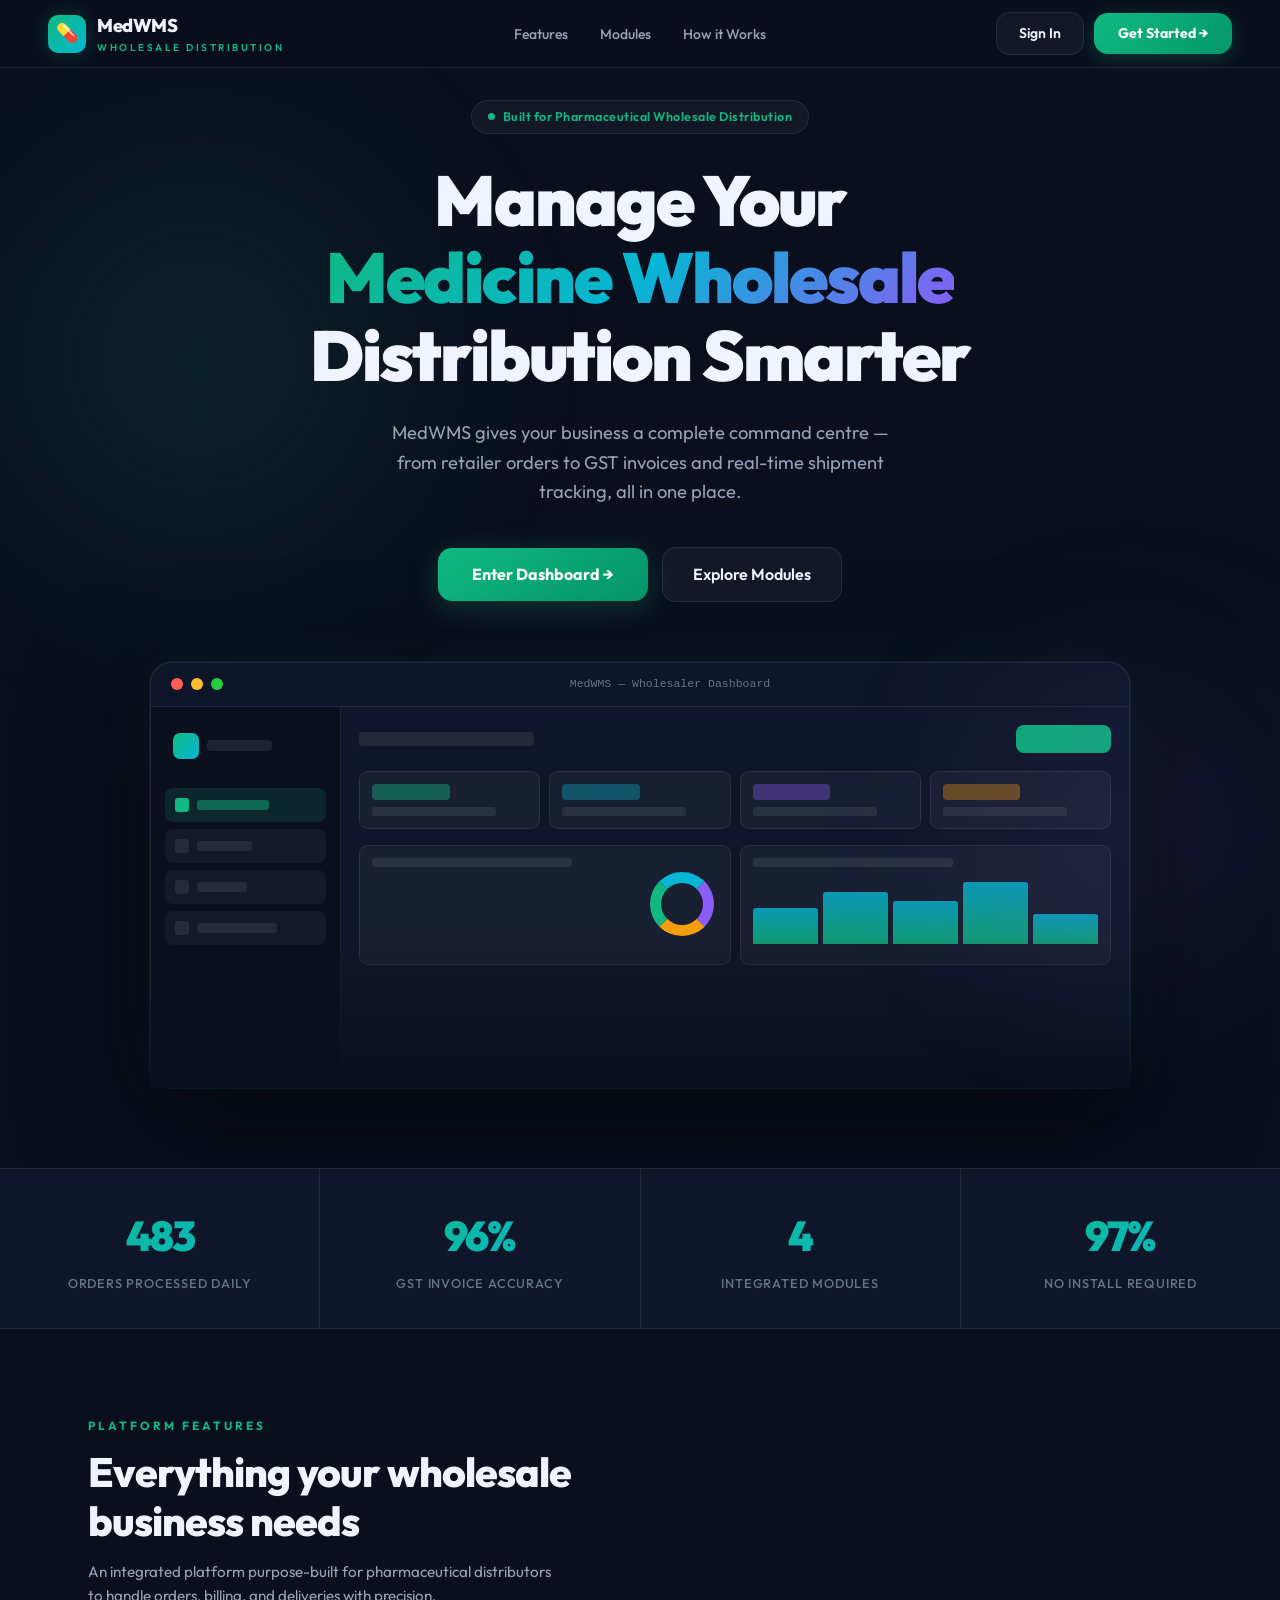
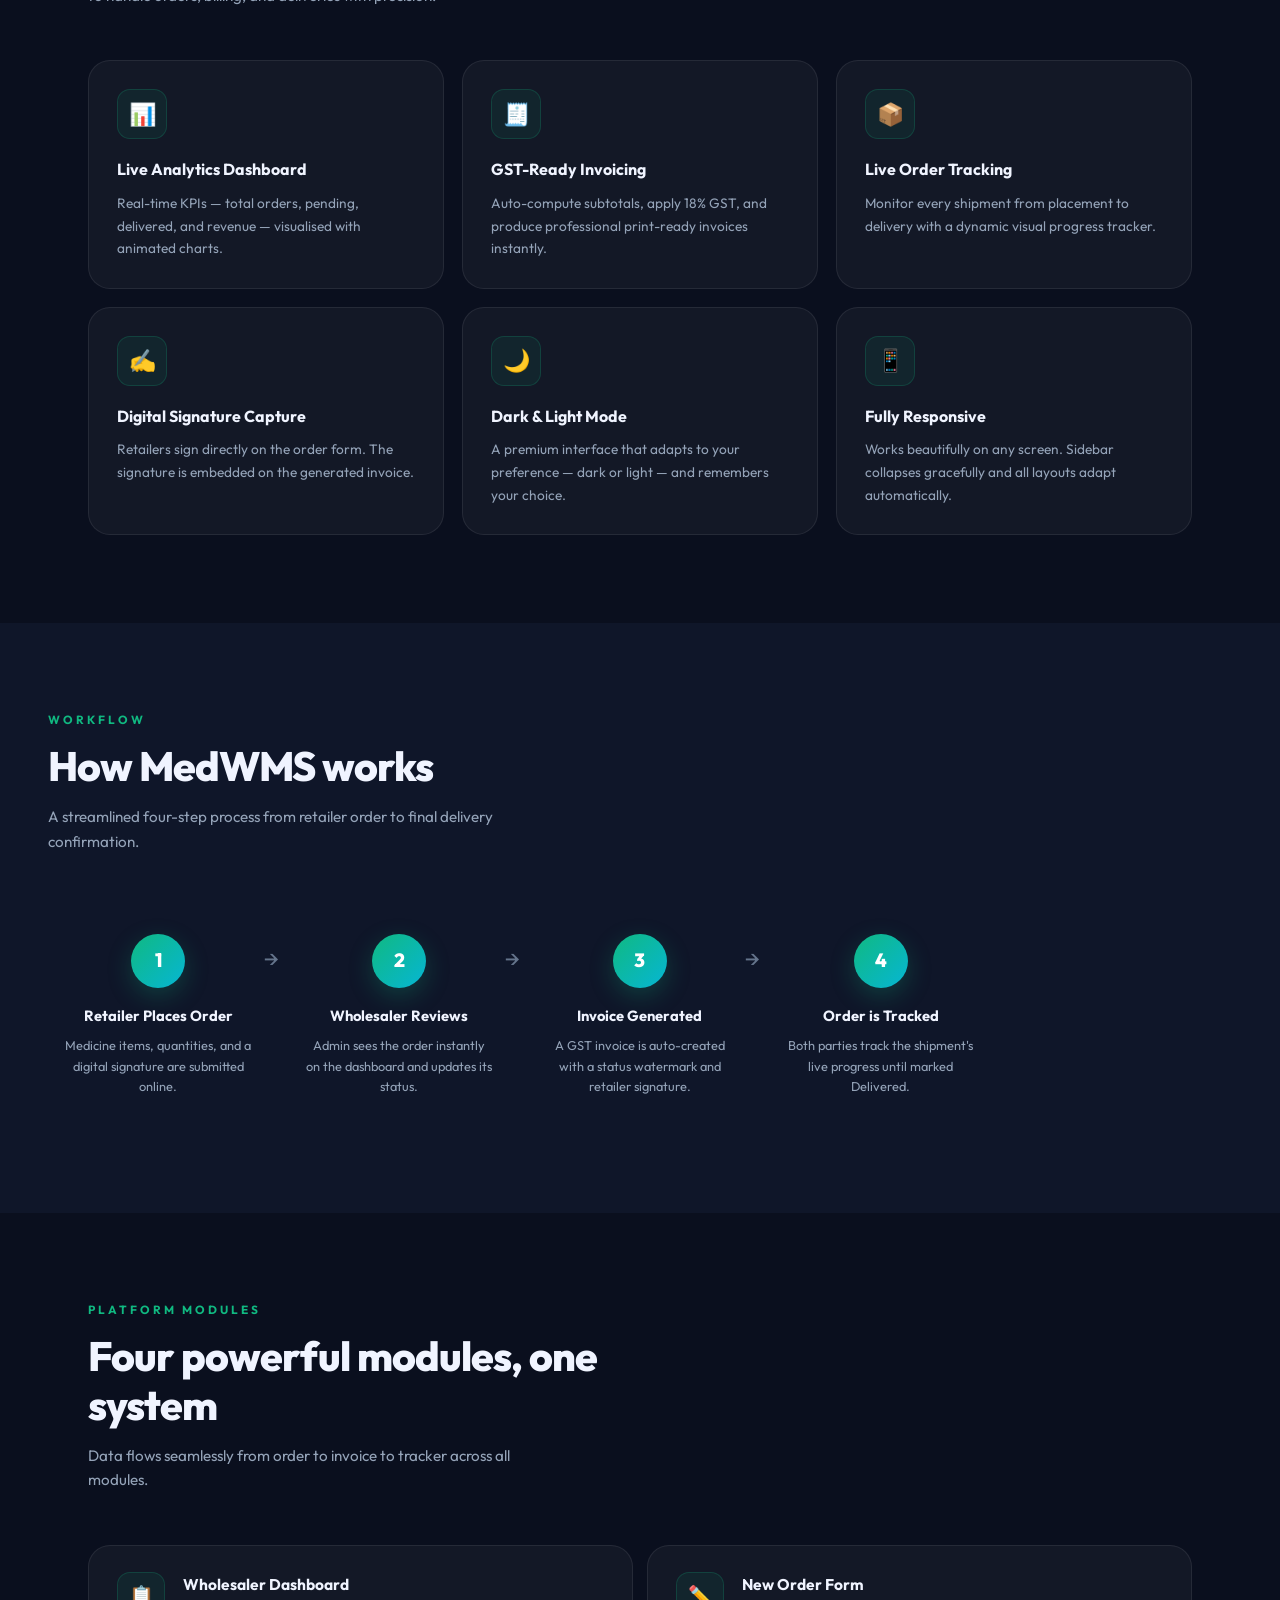
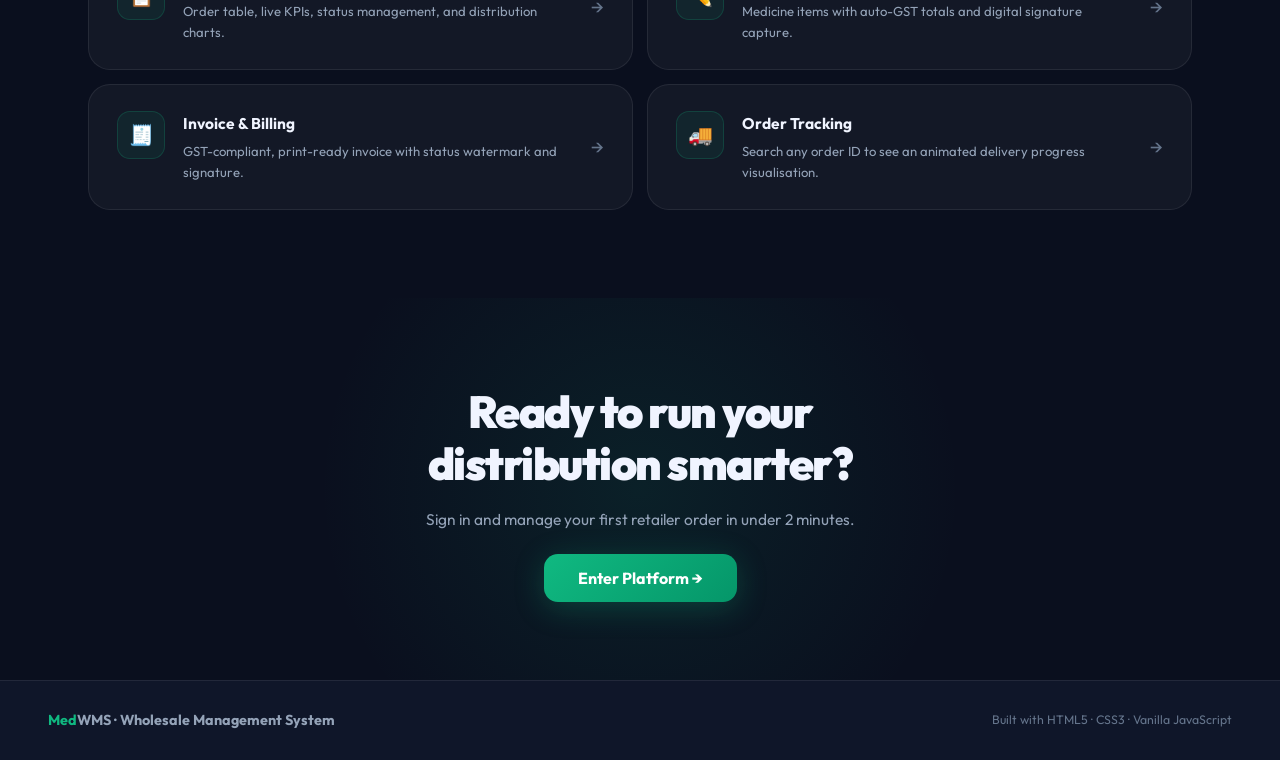
<file: index.html>
<!DOCTYPE html>
<html lang="en">
<head>
  <meta charset="UTF-8">
  <meta name="viewport" content="width=device-width, initial-scale=1.0">
  <title>MedWMS — Wholesale Distribution Platform</title>
  <meta name="description" content="Modern wholesale medicine distribution management for streamlined orders, invoicing, and real-time tracking.">
  <link rel="preconnect" href="https://fonts.googleapis.com">
  <link rel="preconnect" href="https://fonts.gstatic.com" crossorigin>
  <link href="https://fonts.googleapis.com/css2?family=Outfit:wght@300;400;500;600;700;800;900&display=swap" rel="stylesheet">
  <link rel="stylesheet" href="css/landing.css">
</head>
<body>

  <!-- NAV -->
  <nav class="lnav">
    <a href="index.html" class="lnav-logo">
      <div class="llogo-icon">💊</div>
      <div>
        <span class="llogo-title">MedWMS</span>
        <span class="llogo-sub">Wholesale Distribution</span>
      </div>
    </a>
    <ul class="lnav-links">
      <li><a href="#features">Features</a></li>
      <li><a href="#modules">Modules</a></li>
      <li><a href="#how">How it Works</a></li>
    </ul>
    <div class="lnav-cta">
      <a href="login.html" class="lbtn-ghost">Sign In</a>
      <a href="login.html" class="lbtn-primary">Get Started →</a>
    </div>
    <button class="lnav-hamburger" id="hamburger" aria-label="Menu">☰</button>
  </nav>

  <!-- HERO -->
  <section class="lhero">
    <div class="lhero-badge"><span class="ldot"></span>Built for Pharmaceutical Wholesale Distribution</div>
    <h1 class="lhero-h1">
      Manage Your<br>
      <span class="lgrad-text">Medicine Wholesale</span><br>
      Distribution Smarter
    </h1>
    <p class="lhero-p">MedWMS gives your business a complete command centre — from retailer orders to GST invoices and real-time shipment tracking, all in one place.</p>
    <div class="lhero-actions">
      <a href="login.html" class="lbtn-hero">Enter Dashboard →</a>
      <a href="#modules" class="lbtn-hero-ghost">Explore Modules</a>
    </div>

    <!-- Mock Dashboard Preview -->
    <div class="lpreview-wrap">
      <div class="lpreview-frame">
        <div class="lpreview-bar">
          <span class="lpd" style="background:#ff5f56"></span>
          <span class="lpd" style="background:#ffbd2e"></span>
          <span class="lpd" style="background:#27c93f"></span>
          <span class="lpreview-url">MedWMS — Wholesaler Dashboard</span>
        </div>
        <div class="lpreview-inner">
          <div class="lpreview-sidebar">
            <div class="lps-logo"><div class="lps-li"></div><div class="lps-lt"></div></div>
            <div class="lps-item active"><div class="lps-icon"></div><div class="lps-lbl"></div></div>
            <div class="lps-item"><div class="lps-icon"></div><div class="lps-lbl" style="width:55px"></div></div>
            <div class="lps-item"><div class="lps-icon"></div><div class="lps-lbl" style="width:50px"></div></div>
            <div class="lps-item"><div class="lps-icon"></div><div class="lps-lbl" style="width:80px"></div></div>
          </div>
          <div class="lpreview-main">
            <div class="lpm-top"><div class="lpm-heading"></div><div class="lpm-btn"></div></div>
            <div class="lpm-stats">
              <div class="lpm-stat"><div class="lpm-sn" style="background:rgba(16,185,129,.4)"></div><div class="lpm-sl"></div></div>
              <div class="lpm-stat"><div class="lpm-sn" style="background:rgba(6,182,212,.35)"></div><div class="lpm-sl"></div></div>
              <div class="lpm-stat"><div class="lpm-sn" style="background:rgba(139,92,246,.35)"></div><div class="lpm-sl"></div></div>
              <div class="lpm-stat"><div class="lpm-sn" style="background:rgba(245,158,11,.35)"></div><div class="lpm-sl"></div></div>
            </div>
            <div class="lpm-charts">
              <div class="lpm-chart">
                <div class="lpm-ct"></div>
                <div class="lpm-donut"></div>
              </div>
              <div class="lpm-chart">
                <div class="lpm-ct"></div>
                <div class="lpm-bars">
                  <div class="lpm-bar" style="height:55%"></div>
                  <div class="lpm-bar" style="height:80%"></div>
                  <div class="lpm-bar" style="height:65%"></div>
                  <div class="lpm-bar" style="height:95%"></div>
                  <div class="lpm-bar" style="height:45%"></div>
                </div>
              </div>
            </div>
          </div>
        </div>
      </div>
      <div class="lpreview-fade"></div>
    </div>
  </section>

  <!-- STATS BAR -->
  <div class="lstats-bar lreveal">
    <div class="lstat-item"><span class="lstat-num" data-count="500">0</span><span class="lstat-lbl">Orders Processed Daily</span></div>
    <div class="lstat-item"><span class="lstat-num" data-count="99" data-suffix="%">0%</span><span class="lstat-lbl">GST Invoice Accuracy</span></div>
    <div class="lstat-item"><span class="lstat-num" data-count="4">0</span><span class="lstat-lbl">Integrated Modules</span></div>
    <div class="lstat-item"><span class="lstat-num" data-count="100" data-suffix="%">0%</span><span class="lstat-lbl">No Install Required</span></div>
  </div>

  <!-- FEATURES -->
  <section class="lsection" id="features">
    <span class="lsec-label lreveal">Platform Features</span>
    <h2 class="lsec-h2 lreveal">Everything your wholesale business needs</h2>
    <p class="lsec-p lreveal">An integrated platform purpose-built for pharmaceutical distributors to handle orders, billing, and deliveries with precision.</p>
    <div class="lfeat-grid lstagger">
      <div class="lfeat-card"><div class="lfeat-icon">📊</div><h3>Live Analytics Dashboard</h3><p>Real-time KPIs — total orders, pending, delivered, and revenue — visualised with animated charts.</p></div>
      <div class="lfeat-card"><div class="lfeat-icon">🧾</div><h3>GST-Ready Invoicing</h3><p>Auto-compute subtotals, apply 18% GST, and produce professional print-ready invoices instantly.</p></div>
      <div class="lfeat-card"><div class="lfeat-icon">📦</div><h3>Live Order Tracking</h3><p>Monitor every shipment from placement to delivery with a dynamic visual progress tracker.</p></div>
      <div class="lfeat-card"><div class="lfeat-icon">✍️</div><h3>Digital Signature Capture</h3><p>Retailers sign directly on the order form. The signature is embedded on the generated invoice.</p></div>
      <div class="lfeat-card"><div class="lfeat-icon">🌙</div><h3>Dark & Light Mode</h3><p>A premium interface that adapts to your preference — dark or light — and remembers your choice.</p></div>
      <div class="lfeat-card"><div class="lfeat-icon">📱</div><h3>Fully Responsive</h3><p>Works beautifully on any screen. Sidebar collapses gracefully and all layouts adapt automatically.</p></div>
    </div>
  </section>

  <!-- HOW IT WORKS -->
  <div class="lhow-section" id="how">
    <div class="lhow-inner">
      <span class="lsec-label lreveal">Workflow</span>
      <h2 class="lsec-h2 lreveal">How MedWMS works</h2>
      <p class="lsec-p lreveal">A streamlined four-step process from retailer order to final delivery confirmation.</p>
      <div class="lsteps lstagger">
        <div class="lstep"><div class="lstep-num">1</div><h3>Retailer Places Order</h3><p>Medicine items, quantities, and a digital signature are submitted online.</p></div>
        <div class="lstep"><div class="lstep-num">2</div><h3>Wholesaler Reviews</h3><p>Admin sees the order instantly on the dashboard and updates its status.</p></div>
        <div class="lstep"><div class="lstep-num">3</div><h3>Invoice Generated</h3><p>A GST invoice is auto-created with a status watermark and retailer signature.</p></div>
        <div class="lstep"><div class="lstep-num">4</div><h3>Order is Tracked</h3><p>Both parties track the shipment's live progress until marked Delivered.</p></div>
      </div>
    </div>
  </div>

  <!-- MODULES -->
  <section class="lsection" id="modules">
    <span class="lsec-label lreveal">Platform Modules</span>
    <h2 class="lsec-h2 lreveal">Four powerful modules, one system</h2>
    <p class="lsec-p lreveal">Data flows seamlessly from order to invoice to tracker across all modules.</p>
    <div class="lmod-grid lstagger">
      <a href="admin.html" class="lmod-card"><div class="lmod-icon">📋</div><div class="lmod-info"><h3>Wholesaler Dashboard</h3><p>Order table, live KPIs, status management, and distribution charts.</p></div><span class="lmod-arr">→</span></a>
      <a href="order.html" class="lmod-card"><div class="lmod-icon">✏️</div><div class="lmod-info"><h3>New Order Form</h3><p>Medicine items with auto-GST totals and digital signature capture.</p></div><span class="lmod-arr">→</span></a>
      <a href="bill.html" class="lmod-card"><div class="lmod-icon">🧾</div><div class="lmod-info"><h3>Invoice & Billing</h3><p>GST-compliant, print-ready invoice with status watermark and signature.</p></div><span class="lmod-arr">→</span></a>
      <a href="track.html" class="lmod-card"><div class="lmod-icon">🚚</div><div class="lmod-info"><h3>Order Tracking</h3><p>Search any order ID to see an animated delivery progress visualisation.</p></div><span class="lmod-arr">→</span></a>
    </div>
  </section>

  <!-- CTA -->
  <section class="lcta lreveal">
    <div class="lcta-inner">
      <h2>Ready to run your distribution smarter?</h2>
      <p>Sign in and manage your first retailer order in under 2 minutes.</p>
      <a href="login.html" class="lbtn-hero">Enter Platform →</a>
    </div>
  </section>

  <!-- FOOTER -->
  <footer class="lfooter">
    <div class="lfooter-logo"><span>Med</span>WMS &middot; Wholesale Management System</div>
    <div class="lfooter-note">Built with HTML5 · CSS3 · Vanilla JavaScript</div>
  </footer>

  <script src="js/landing.js"></script>
</body>
</html>
</file>
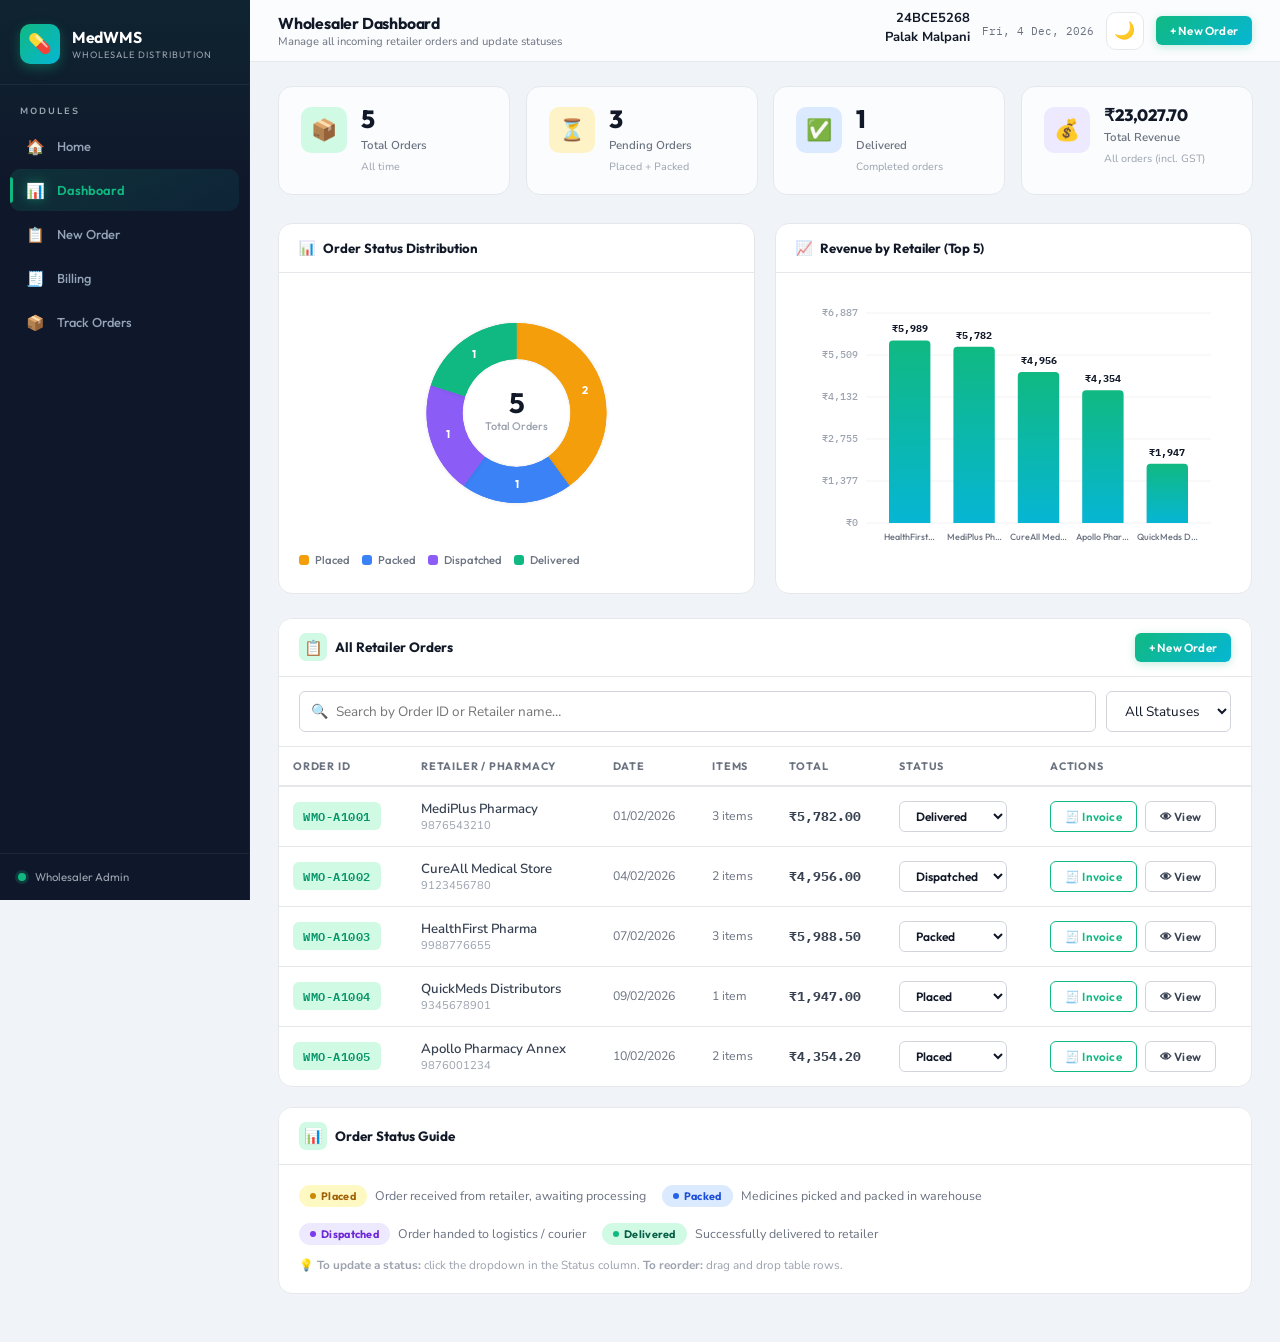
<file: admin.html>
<!DOCTYPE html>
<html lang="en">
<head>
  <meta charset="UTF-8" />
  <meta name="viewport" content="width=device-width, initial-scale=1.0" />
  <title>Dashboard — MedWMS</title>
  <meta name="description" content="MedWMS Wholesaler Dashboard — Manage all retailer orders, view analytics, and update order statuses." />
  <link rel="stylesheet" href="css/style.css" />
</head>
<body>

  <!-- SIDEBAR -->
  <aside class="sidebar">
    <a href="index.html" class="sidebar-brand">
      <div class="brand-logo">💊</div>
      <div class="brand-name">
        MedWMS
        <small>Wholesale Distribution</small>
      </div>
    </a>

    <div class="sidebar-label">Modules</div>
    <nav class="sidebar-nav">
      <a href="index.html"  class="nav-item"><span class="ni-icon">🏠</span> Home</a>
      <a href="admin.html"  class="nav-item"><span class="ni-icon">📊</span> Dashboard</a>
      <a href="order.html"  class="nav-item"><span class="ni-icon">📋</span> New Order</a>
      <a href="bill.html"   class="nav-item"><span class="ni-icon">🧾</span> Billing</a>
      <a href="track.html"  class="nav-item"><span class="ni-icon">📦</span> Track Orders</a>
    </nav>

    <div class="sidebar-footer">
      <div class="role-tag">
        <div class="role-dot"></div>
        Wholesaler Admin
      </div>
    </div>
  </aside>

  <!-- PAGE WRAP -->
  <div class="page-wrap">

    <!-- Top Bar -->
    <div class="topbar">
      <div class="topbar-left">
        <h1>Wholesaler Dashboard</h1>
        <p>Manage all incoming retailer orders and update statuses</p>
      </div>
      <div class="topbar-right" style="text-align:right;">
        <div style="font-size:13px; line-height:1.4; margin-bottom:6px;">
          <strong>24BCE5268</strong><br>
          <strong>Palak Malpani</strong>
        </div>
        <span class="topbar-date"></span>
        <button class="theme-toggle" id="themeToggle" title="Toggle Dark Mode">🌙</button>
        <a href="order.html" class="btn btn-primary btn-sm">+ New Order</a>
      </div>
    </div>

    <!-- Content -->
    <div class="content">

      <!-- KPI STATS -->
      <div class="stat-grid reveal-stagger">
        <div class="stat-card reveal">
          <div class="stat-icon-wrap ic-green">📦</div>
          <div class="stat-info">
            <div class="stat-num" id="statTotal">—</div>
            <div class="stat-label">Total Orders</div>
            <div class="stat-sub">All time</div>
          </div>
        </div>
        <div class="stat-card reveal">
          <div class="stat-icon-wrap ic-amber">⏳</div>
          <div class="stat-info">
            <div class="stat-num" id="statPending">—</div>
            <div class="stat-label">Pending Orders</div>
            <div class="stat-sub">Placed + Packed</div>
          </div>
        </div>
        <div class="stat-card reveal">
          <div class="stat-icon-wrap ic-blue">✅</div>
          <div class="stat-info">
            <div class="stat-num" id="statDelivered">—</div>
            <div class="stat-label">Delivered</div>
            <div class="stat-sub">Completed orders</div>
          </div>
        </div>
        <div class="stat-card reveal">
          <div class="stat-icon-wrap ic-purple">💰</div>
          <div class="stat-info">
            <div class="stat-num" id="statRevenue" style="font-size:1.1rem;">—</div>
            <div class="stat-label">Total Revenue</div>
            <div class="stat-sub">All orders (incl. GST)</div>
          </div>
        </div>
      </div>

      <!-- CANVAS CHARTS -->
      <div class="chart-grid">
        <div class="chart-card reveal">
          <div class="chart-header">
            <div class="chart-title"><span class="pt-icon" style="background:var(--purple-pale);">📊</span> Order Status Distribution</div>
          </div>
          <div class="chart-body">
            <canvas id="doughnutChart" style="width:100%;height:240px;"></canvas>
          </div>
          <div class="chart-legend" id="doughnutLegend">
            <div class="chart-legend-item"><div class="chart-legend-dot" style="background:#f59e0b;"></div> Placed</div>
            <div class="chart-legend-item"><div class="chart-legend-dot" style="background:#3b82f6;"></div> Packed</div>
            <div class="chart-legend-item"><div class="chart-legend-dot" style="background:#8b5cf6;"></div> Dispatched</div>
            <div class="chart-legend-item"><div class="chart-legend-dot" style="background:#10b981;"></div> Delivered</div>
          </div>
        </div>
        <div class="chart-card reveal">
          <div class="chart-header">
            <div class="chart-title"><span class="pt-icon" style="background:var(--info-pale);">📈</span> Revenue by Retailer (Top 5)</div>
          </div>
          <div class="chart-body">
            <canvas id="barChart" style="width:100%;height:280px;"></canvas>
          </div>
        </div>
      </div>

      <!-- ORDERS TABLE -->
      <div class="panel reveal">
        <div class="panel-head">
          <div class="panel-title"><span class="pt-icon">📋</span> All Retailer Orders</div>
          <div class="flex gap-10 no-print">
            <a href="order.html" class="btn btn-primary btn-sm">+ New Order</a>
          </div>
        </div>

        <!-- Filter Bar -->
        <div style="padding:14px 20px;border-bottom:1px solid var(--border);">
          <div class="filter-bar" style="margin-bottom:0;">
            <div class="search-input-wrap">
              <span class="search-icon">🔍</span>
              <input type="text" id="adminSearch" class="form-control"
                placeholder="Search by Order ID or Retailer name…" />
            </div>
            <select id="adminFilter" class="form-control" style="width:auto;padding:9px 14px;">
              <option value="All">All Statuses</option>
              <option value="Placed">Placed</option>
              <option value="Packed">Packed</option>
              <option value="Dispatched">Dispatched</option>
              <option value="Delivered">Delivered</option>
            </select>
          </div>
        </div>

        <div class="panel-body-p0" style="overflow-x:auto;">
          <table class="data-table w-full">
            <thead>
              <tr>
                <th>Order ID</th>
                <th>Retailer / Pharmacy</th>
                <th>Date</th>
                <th>Items</th>
                <th>Total</th>
                <th>Status</th>
                <th>Actions</th>
              </tr>
            </thead>
            <tbody id="adminOrdersBody">
              <tr class="empty-row"><td colspan="7">Loading orders…</td></tr>
            </tbody>
          </table>
        </div>
      </div>

      <!-- STATUS GUIDE -->
      <div class="panel mt-20 no-print reveal">
        <div class="panel-head">
          <div class="panel-title"><span class="pt-icon">📊</span> Order Status Guide</div>
        </div>
        <div class="panel-body">
          <div class="flex gap-16" style="flex-wrap:wrap;">
            <div class="flex items-center gap-8">
              <span class="badge badge-placed">Placed</span>
              <span style="font-size:0.83rem;color:var(--text-3);">Order received from retailer, awaiting processing</span>
            </div>
            <div class="flex items-center gap-8">
              <span class="badge badge-packed">Packed</span>
              <span style="font-size:0.83rem;color:var(--text-3);">Medicines picked and packed in warehouse</span>
            </div>
            <div class="flex items-center gap-8">
              <span class="badge badge-dispatched">Dispatched</span>
              <span style="font-size:0.83rem;color:var(--text-3);">Order handed to logistics / courier</span>
            </div>
            <div class="flex items-center gap-8">
              <span class="badge badge-delivered">Delivered</span>
              <span style="font-size:0.83rem;color:var(--text-3);">Successfully delivered to retailer</span>
            </div>
          </div>
          <p style="font-size:0.78rem;color:var(--text-4);margin-top:12px;">
            💡 <strong>To update a status:</strong> click the dropdown in the Status column. <strong>To reorder:</strong> drag and drop table rows.
          </p>
        </div>
      </div>

    </div><!-- /content -->
  </div><!-- /page-wrap -->

  <!-- ORDER DETAIL MODAL -->
  <div class="modal-overlay" id="orderModal" onclick="if(event.target===this)closeModal()">
    <div class="modal">
      <div class="modal-head">
        <h2>Order Details</h2>
        <button class="modal-close" onclick="closeModal()">✕</button>
      </div>
      <div class="modal-body" id="orderModalBody">
        <!-- Populated by JS -->
      </div>
      <div class="modal-body" style="padding-top:0;border-top:1px solid var(--border);">
        <div class="flex gap-10 justify-end">
          <button class="btn btn-outline btn-sm" onclick="closeModal()">Close</button>
        </div>
      </div>
    </div>
  </div>

  <!-- Toast -->
  <div id="toast"></div>

  <!-- Scripts: modular loading order -->
  <script src="js/app.js"></script>
  <script src="js/charts.js"></script>
  <script src="js/animations.js"></script>
  <script>
    // Render charts after page init
    document.addEventListener("DOMContentLoaded", () => {
      setTimeout(renderCharts, 300);
    });
  </script>
</body>
</html>
</file>
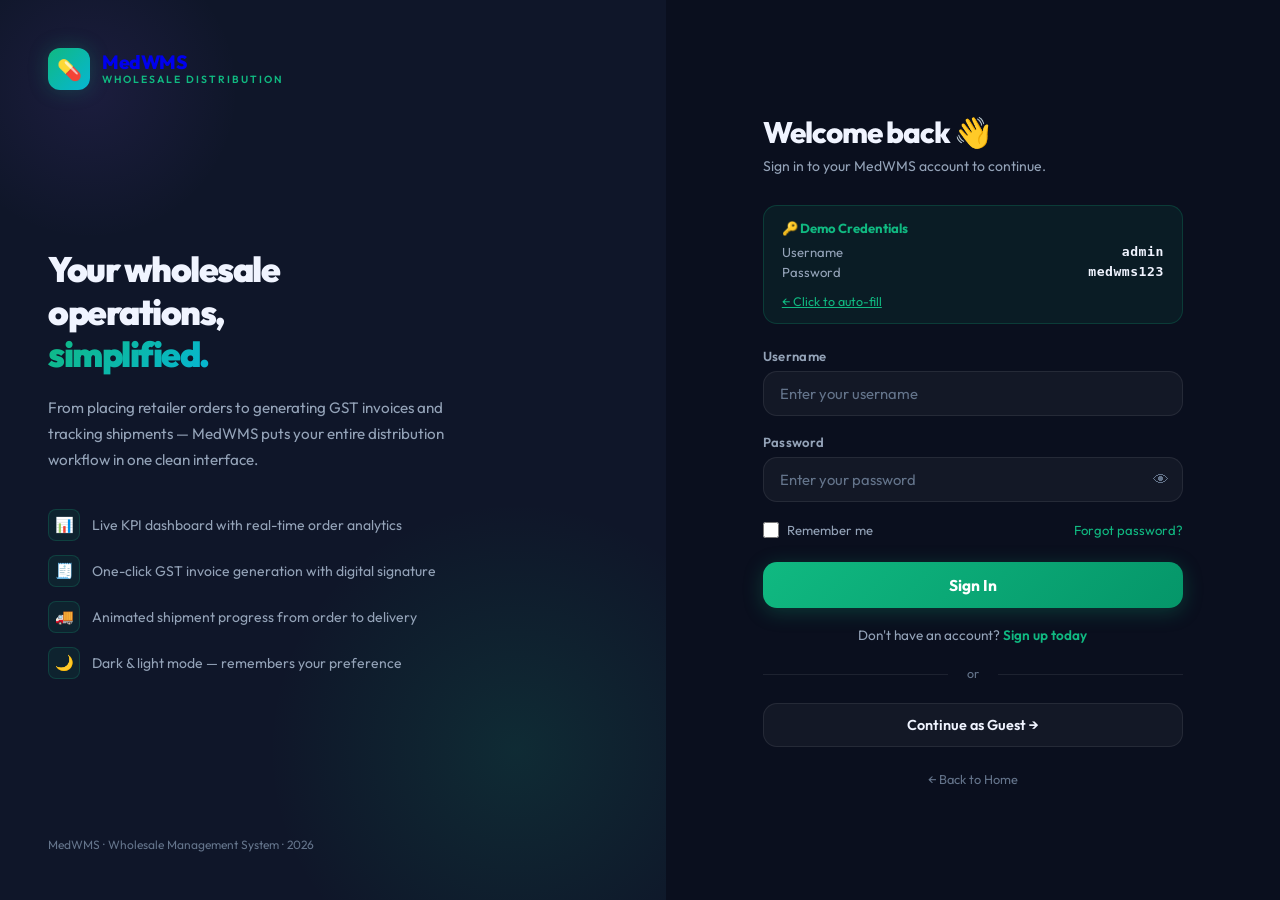
<file: login.html>
<!DOCTYPE html>
<html lang="en">
<head>
  <meta charset="UTF-8">
  <meta name="viewport" content="width=device-width, initial-scale=1.0">
  <title>Account — MedWMS</title>
  <meta name="description" content="Sign in or sign up for MedWMS Wholesale Distribution Platform.">
  <link rel="preconnect" href="https://fonts.googleapis.com">
  <link rel="preconnect" href="https://fonts.gstatic.com" crossorigin>
  <link href="https://fonts.googleapis.com/css2?family=Outfit:wght@300;400;500;600;700;800&display=swap" rel="stylesheet">
  <style>
    *, *::before, *::after { box-sizing: border-box; margin: 0; padding: 0; }

    :root {
      --brand:      #10b981;
      --brand-dark: #059669;
      --brand-glow: rgba(16,185,129,0.25);
      --brand-pale: rgba(16,185,129,0.08);
      --cyan:       #06b6d4;
      --purple:     #8b5cf6;
      --bg:         #0a0f1e;
      --bg2:        #0f1629;
      --glass:      rgba(255,255,255,0.04);
      --glass-b:    rgba(255,255,255,0.08);
      --text-1:     #f0f4ff;
      --text-2:     #94a3b8;
      --text-3:     #64748b;
      --danger:     #ef4444;
      --success:    #22c55e;
      --radius:     14px;
    }

    body {
      font-family: 'Outfit', sans-serif;
      background: var(--bg);
      color: var(--text-1);
      min-height: 100vh;
      display: flex;
      overflow: hidden;
    }

    /* ── LEFT PANEL ── */
    .left-panel {
      width: 52%;
      background: var(--bg2);
      display: flex;
      flex-direction: column;
      justify-content: space-between;
      padding: 48px;
      position: relative;
      overflow: hidden;
    }

    .left-panel::before {
      content: '';
      position: absolute;
      width: 500px; height: 500px;
      border-radius: 50%;
      background: radial-gradient(circle, rgba(16,185,129,0.13) 0%, transparent 70%);
      bottom: -100px; right: -100px;
      pointer-events: none;
    }

    .left-panel::after {
      content: '';
      position: absolute;
      width: 300px; height: 300px;
      border-radius: 50%;
      background: radial-gradient(circle, rgba(139,92,246,0.1) 0%, transparent 70%);
      top: -60px; left: -60px;
      pointer-events: none;
    }

    /* Logo */
    .lp-logo {
      display: flex; align-items: center; gap: 12px;
      text-decoration: none;
      position: relative; z-index: 1;
    }

    .lp-logo-icon {
      width: 42px; height: 42px;
      background: linear-gradient(135deg, var(--brand), var(--cyan));
      border-radius: 12px;
      display: flex; align-items: center; justify-content: center;
      font-size: 20px;
      box-shadow: 0 0 20px var(--brand-glow);
    }

    .lp-logo-text { line-height: 1.2; }
    .lp-logo-title { font-size: 1.2rem; font-weight: 800; letter-spacing: -0.5px; display: block; }
    .lp-logo-sub { font-size: 0.65rem; font-weight: 600; letter-spacing: 2px; text-transform: uppercase; color: var(--brand); display: block; }

    /* Testimonial / Feature highlight in left panel */
    .lp-content {
      position: relative; z-index: 1;
    }

    .lp-content h2 {
      font-size: 2.2rem;
      font-weight: 900;
      letter-spacing: -1.5px;
      line-height: 1.2;
      margin-bottom: 20px;
    }

    .lp-content .grad { 
      background: linear-gradient(135deg, var(--brand), var(--cyan));
      -webkit-background-clip: text;
      -webkit-text-fill-color: transparent;
      background-clip: text;
    }

    .lp-content p {
      color: var(--text-2);
      font-size: 0.95rem;
      line-height: 1.7;
      margin-bottom: 36px;
      max-width: 400px;
    }

    .lp-features {
      display: flex;
      flex-direction: column;
      gap: 14px;
    }

    .lp-feature {
      display: flex;
      align-items: center;
      gap: 12px;
      font-size: 0.875rem;
      color: var(--text-2);
    }

    .lp-feature-icon {
      width: 32px; height: 32px; flex-shrink: 0;
      background: var(--brand-pale);
      border: 1px solid rgba(16,185,129,0.2);
      border-radius: 8px;
      display: flex; align-items: center; justify-content: center;
      font-size: 15px;
    }

    .lp-bottom {
      position: relative; z-index: 1;
      font-size: 0.75rem;
      color: var(--text-3);
    }

    /* ── RIGHT PANEL (FORM) ── */
    .right-panel {
      flex: 1;
      display: flex;
      align-items: center;
      justify-content: center;
      padding: 48px 40px;
      position: relative;
    }

    .login-card {
      width: 100%;
      max-width: 420px;
      animation: cardIn 0.5s cubic-bezier(0.34,1.56,0.64,1) both;
    }

    @keyframes cardIn {
      from { opacity: 0; transform: translateY(24px) scale(0.97); }
      to   { opacity: 1; transform: none; }
    }

    .login-card h1 {
      font-size: 1.85rem;
      font-weight: 800;
      letter-spacing: -1px;
      margin-bottom: 6px;
    }

    .login-card .sub {
      color: var(--text-2);
      font-size: 0.875rem;
      margin-bottom: 30px;
    }

    /* Demo credentials box */
    .demo-box {
      background: var(--brand-pale);
      border: 1px solid rgba(16,185,129,0.2);
      border-radius: var(--radius);
      padding: 14px 18px;
      margin-bottom: 24px;
      font-size: 0.82rem;
      transition: opacity 0.3s;
    }

    .demo-box .demo-title {
      font-weight: 700;
      color: var(--brand);
      margin-bottom: 8px;
      display: flex; align-items: center; gap: 6px;
    }

    .demo-row {
      display: flex; justify-content: space-between;
      color: var(--text-2);
      margin-bottom: 4px;
    }

    .demo-row span:last-child { color: var(--text-1); font-weight: 600; font-family: monospace; letter-spacing: 0.5px; }

    .demo-fill {
      display: inline-block;
      margin-top: 10px;
      font-size: 0.78rem;
      color: var(--brand);
      cursor: pointer;
      text-decoration: underline;
      background: none; border: none; font-family: inherit;
      padding: 0;
    }

    .demo-fill:hover { color: var(--brand-dark); }

    /* Form elements */
    .form-group {
      margin-bottom: 18px;
    }

    .form-group label {
      display: block;
      font-size: 0.82rem;
      font-weight: 600;
      letter-spacing: 0.3px;
      color: var(--text-2);
      margin-bottom: 7px;
    }

    .form-group input {
      width: 100%;
      padding: 12px 16px;
      background: var(--glass);
      border: 1.5px solid var(--glass-b);
      border-radius: var(--radius);
      color: var(--text-1);
      font-family: 'Outfit', sans-serif;
      font-size: 0.925rem;
      outline: none;
      transition: all 0.2s ease;
    }

    .form-group input:focus {
      border-color: var(--brand);
      background: rgba(16,185,129,0.05);
      box-shadow: 0 0 0 3px rgba(16,185,129,0.12);
    }

    .form-group input.error-field {
      border-color: var(--danger);
      box-shadow: 0 0 0 3px rgba(239,68,68,0.12);
    }

    .form-group input.success-field {
      border-color: var(--success);
      box-shadow: 0 0 0 3px rgba(34,197,94,0.12);
    }

    .form-group input::placeholder { color: var(--text-3); }

    .pw-wrap {
      position: relative;
    }

    .pw-wrap input { padding-right: 44px; }

    .pw-toggle {
      position: absolute;
      right: 14px; top: 50%;
      transform: translateY(-50%);
      background: none; border: none;
      color: var(--text-3);
      cursor: pointer;
      font-size: 16px;
      line-height: 1;
      transition: color 0.2s;
    }

    .pw-toggle:hover { color: var(--text-1); }

    .form-footer {
      display: flex;
      justify-content: space-between;
      align-items: center;
      margin-bottom: 22px;
      min-height: 20px;
    }

    .remember-wrap {
      display: flex; align-items: center; gap: 8px;
      font-size: 0.82rem; color: var(--text-2);
      cursor: pointer;
    }

    .remember-wrap input[type="checkbox"] {
      width: 16px; height: 16px;
      accent-color: var(--brand);
      cursor: pointer;
    }

    .forgot-link {
      font-size: 0.82rem;
      color: var(--brand);
      text-decoration: none;
      transition: color 0.2s;
    }

    .forgot-link:hover { color: var(--brand-dark); }

    .error-msg {
      color: var(--danger);
      font-size: 0.8rem;
      margin-bottom: 14px;
      display: none;
      align-items: center;
      gap: 6px;
    }

    .error-msg.success {
      color: var(--success);
    }

    .error-msg.show { display: flex; }

    .btn-login {
      width: 100%;
      padding: 13px;
      background: linear-gradient(135deg, var(--brand), var(--brand-dark));
      border: none;
      border-radius: var(--radius);
      color: white;
      font-family: 'Outfit', sans-serif;
      font-size: 0.975rem;
      font-weight: 700;
      cursor: pointer;
      transition: all 0.25s ease;
      box-shadow: 0 4px 20px var(--brand-glow);
      position: relative;
      overflow: hidden;
    }

    .btn-login:hover:not(:disabled) {
      transform: translateY(-2px);
      box-shadow: 0 8px 28px rgba(16,185,129,0.45);
    }

    .btn-login:disabled {
      opacity: 0.65;
      cursor: not-allowed;
    }

    .btn-login .spinner {
      display: none;
      width: 18px; height: 18px;
      border: 2.5px solid rgba(255,255,255,0.3);
      border-top-color: white;
      border-radius: 50%;
      animation: spin 0.7s linear infinite;
      margin: 0 auto;
    }

    @keyframes spin { to { transform: rotate(360deg); } }

    .mode-toggle {
      text-align: center;
      margin-top: 18px;
      font-size: 0.85rem;
      color: var(--text-2);
    }

    .mode-toggle a {
      color: var(--brand);
      text-decoration: none;
      font-weight: 600;
      transition: color 0.2s;
      cursor: pointer;
    }

    .mode-toggle a:hover { color: var(--brand-dark); text-decoration: underline; }

    .divider {
      text-align: center;
      position: relative;
      margin: 22px 0;
      color: var(--text-3);
      font-size: 0.78rem;
    }

    .divider::before, .divider::after {
      content: '';
      position: absolute;
      top: 50%; width: 44%;
      height: 1px;
      background: var(--glass-b);
    }

    .divider::before { left: 0; }
    .divider::after  { right: 0; }

    .btn-guest {
      width: 100%;
      padding: 12px;
      background: var(--glass);
      border: 1.5px solid var(--glass-b);
      border-radius: var(--radius);
      color: var(--text-1);
      font-family: 'Outfit', sans-serif;
      font-size: 0.9rem;
      font-weight: 600;
      cursor: pointer;
      text-decoration: none;
      display: block;
      text-align: center;
      transition: all 0.2s ease;
    }

    .btn-guest:hover {
      border-color: var(--brand);
      color: var(--brand);
      background: var(--brand-pale);
    }

    .back-home {
      display: block;
      text-align: center;
      margin-top: 24px;
      font-size: 0.8rem;
      color: var(--text-3);
      text-decoration: none;
      transition: color 0.2s;
    }

    .back-home:hover { color: var(--text-1); }

    /* Ripple effect on button */
    .ripple {
      position: absolute;
      border-radius: 50%;
      background: rgba(255,255,255,0.25);
      transform: scale(0);
      animation: rippleAnim 0.55s linear;
      pointer-events: none;
    }

    @keyframes rippleAnim {
      to { transform: scale(4); opacity: 0; }
    }

    @media (max-width: 820px) {
      body { display: block; }
      .left-panel { display: none; }
      .right-panel { min-height: 100vh; padding: 40px 24px; }
    }
  </style>
</head>
<body>

  <!-- LEFT PANEL -->
  <div class="left-panel">
    <a href="index.html" class="lp-logo">
      <div class="lp-logo-icon">💊</div>
      <div class="lp-logo-text">
        <span class="lp-logo-title">MedWMS</span>
        <span class="lp-logo-sub">Wholesale Distribution</span>
      </div>
    </a>

    <div class="lp-content">
      <h2>Your wholesale<br>operations,<br><span class="grad">simplified.</span></h2>
      <p>From placing retailer orders to generating GST invoices and tracking shipments — MedWMS puts your entire distribution workflow in one clean interface.</p>
      <div class="lp-features">
        <div class="lp-feature"><div class="lp-feature-icon">📊</div>Live KPI dashboard with real-time order analytics</div>
        <div class="lp-feature"><div class="lp-feature-icon">🧾</div>One-click GST invoice generation with digital signature</div>
        <div class="lp-feature"><div class="lp-feature-icon">🚚</div>Animated shipment progress from order to delivery</div>
        <div class="lp-feature"><div class="lp-feature-icon">🌙</div>Dark &amp; light mode — remembers your preference</div>
      </div>
    </div>

    <div class="lp-bottom">MedWMS · Wholesale Management System · 2026</div>
  </div>

  <!-- RIGHT PANEL — FORM -->
  <div class="right-panel">
    <div class="login-card">
      <h1 id="formTitle">Welcome back 👋</h1>
      <p class="sub" id="formSub">Sign in to your MedWMS account to continue.</p>

      <!-- Demo credentials hint -->
      <div class="demo-box" id="demoBox">
        <div class="demo-title">🔑 Demo Credentials</div>
        <div class="demo-row"><span>Username</span><span>admin</span></div>
        <div class="demo-row"><span>Password</span><span>medwms123</span></div>
        <button class="demo-fill" id="demoFillBtn">← Click to auto-fill</button>
      </div>

      <form id="loginForm" novalidate>
        <div class="form-group">
          <label for="username">Username</label>
          <input type="text" id="username" name="username" placeholder="Enter your username" autocomplete="username">
        </div>
        <div class="form-group">
          <label for="password">Password</label>
          <div class="pw-wrap">
            <input type="password" id="password" name="password" placeholder="Enter your password" autocomplete="current-password">
            <button type="button" class="pw-toggle" id="pwToggle" aria-label="Show password">👁</button>
          </div>
        </div>
        <div class="form-footer" id="formFooter">
          <label class="remember-wrap">
            <input type="checkbox" id="rememberMe"> Remember me
          </label>
          <a href="#" class="forgot-link">Forgot password?</a>
        </div>

        <div class="error-msg" id="errorMsg">
          <span id="errorIcon">⚠️</span><span id="errorText">Invalid username or password.</span>
        </div>

        <button type="submit" class="btn-login" id="loginBtn">
          <span id="btnLabel">Sign In</span>
          <div class="spinner" id="btnSpinner"></div>
        </button>
      </form>

      <div class="mode-toggle">
        <span id="toggleText">Don't have an account?</span> 
        <a id="toggleLink">Sign up today</a>
      </div>

      <div class="divider">or</div>
      <a href="admin.html" class="btn-guest">Continue as Guest →</a>
      <a href="index.html" class="back-home">← Back to Home</a>
    </div>
  </div>

  <script>
    // Database emulation via localStorage
    const DB_KEY = 'wms_users';
    const DEMO = { username: 'admin', password: 'medwms123' };

    // Initialize users DB
    let usersDB = JSON.parse(localStorage.getItem(DB_KEY));
    if (!usersDB) {
      usersDB = { [DEMO.username]: DEMO.password };
      localStorage.setItem(DB_KEY, JSON.stringify(usersDB));
    }

    let isSignUp = false;

    // UI Elements
    const formTitle = document.getElementById('formTitle');
    const formSub = document.getElementById('formSub');
    const demoBox = document.getElementById('demoBox');
    const formFooter = document.getElementById('formFooter');
    const btnLabel = document.getElementById('btnLabel');
    const toggleText = document.getElementById('toggleText');
    const toggleLink = document.getElementById('toggleLink');
    const errorMsg = document.getElementById('errorMsg');
    const errorText = document.getElementById('errorText');
    const errorIcon = document.getElementById('errorIcon');

    // Toggle Sign In / Sign Up Mode
    toggleLink.addEventListener('click', () => {
      isSignUp = !isSignUp;
      
      // Clear forms and errors
      document.getElementById('username').value = '';
      document.getElementById('password').value = '';
      clearErrors();

      if (isSignUp) {
        formTitle.innerHTML = 'Create Account ✨';
        formSub.textContent = 'Sign up to manage your wholesale platform locally.';
        demoBox.style.display = 'none';
        formFooter.style.visibility = 'hidden';
        btnLabel.textContent = 'Create Account';
        toggleText.textContent = 'Already have an account?';
        toggleLink.textContent = 'Sign in';
      } else {
        formTitle.innerHTML = 'Welcome back 👋';
        formSub.textContent = 'Sign in to your MedWMS account to continue.';
        demoBox.style.display = 'block';
        formFooter.style.visibility = 'visible';
        btnLabel.textContent = 'Sign In';
        toggleText.textContent = "Don't have an account?";
        toggleLink.textContent = 'Sign up today';
      }
    });

    // Auto-fill demo (only works in Sign In)
    document.getElementById('demoFillBtn').addEventListener('click', () => {
      document.getElementById('username').value = DEMO.username;
      document.getElementById('password').value = DEMO.password;
    });

    // Password toggle
    const pwInput  = document.getElementById('password');
    const pwToggle = document.getElementById('pwToggle');
    pwToggle.addEventListener('click', () => {
      const isHidden = pwInput.type === 'password';
      pwInput.type = isHidden ? 'text' : 'password';
      pwToggle.textContent = isHidden ? '🙈' : '👁';
    });

    function clearErrors() {
      errorMsg.className = 'error-msg';
      document.getElementById('username').className = '';
      document.getElementById('password').className = '';
    }

    function showError(msg, isSuccess = false) {
      errorMsg.className = isSuccess ? 'error-msg show success' : 'error-msg show';
      errorIcon.textContent = isSuccess ? '✅' : '⚠️';
      errorText.textContent = msg;
    }

    // Ripple on login button
    const loginBtn = document.getElementById('loginBtn');
    loginBtn.addEventListener('click', function(e) {
      const r = document.createElement('span');
      r.className = 'ripple';
      const rect = this.getBoundingClientRect();
      const size = Math.max(rect.width, rect.height);
      r.style.cssText = `width:${size}px;height:${size}px;left:${e.clientX - rect.left - size/2}px;top:${e.clientY - rect.top - size/2}px`;
      this.appendChild(r);
      setTimeout(() => r.remove(), 600);
    });

    // Form submit
    document.getElementById('loginForm').addEventListener('submit', async (e) => {
      e.preventDefault();
      const username = document.getElementById('username').value.trim();
      const password = document.getElementById('password').value;
      const spinner   = document.getElementById('btnSpinner');

      clearErrors();

      // Basic Validation
      if (!username || !password) {
        showError('Please fill in both fields.');
        if (!username) document.getElementById('username').classList.add('error-field');
        if (!password) document.getElementById('password').classList.add('error-field');
        shakeCard();
        return;
      }
      if (isSignUp && password.length < 5) {
        showError('Password must be at least 5 characters long.');
        document.getElementById('password').classList.add('error-field');
        shakeCard();
        return;
      }

      // Loading state
      loginBtn.disabled = true;
      btnLabel.style.display = 'none';
      spinner.style.display = 'block';

      // Simulate network / auth delay
      await new Promise(r => setTimeout(r, 900));

      // Fetch latest users database
      usersDB = JSON.parse(localStorage.getItem(DB_KEY)) || {};

      if (isSignUp) {
        // Handle Account Creation
        if (usersDB[username]) {
          showAuthError('Username already exists. Please pick another or Sign In.');
          document.getElementById('username').classList.add('error-field');
          shakeCard();
        } else {
          // Add user to local DB
          usersDB[username] = password;
          localStorage.setItem(DB_KEY, JSON.stringify(usersDB));
          
          showError('Account created successfully! Logging you in...', true);
          document.getElementById('username').classList.add('success-field');
          document.getElementById('password').classList.add('success-field');
          
          loginUser(username);
        }
      } else {
        // Handle Sign In
        if (usersDB[username] && usersDB[username] === password) {
          loginUser(username);
        } else {
          showAuthError('Invalid username or password.');
          document.getElementById('username').classList.add('error-field');
          document.getElementById('password').classList.add('error-field');
          shakeCard();
        }
      }
    });

    function showAuthError(msg) {
      const spinner   = document.getElementById('btnSpinner');
      spinner.style.display = 'none';
      btnLabel.style.display = '';
      loginBtn.disabled = false;
      showError(msg);
    }

    function shakeCard() {
      document.querySelector('.login-card').animate([
        { transform: 'translateX(0)' },
        { transform: 'translateX(-8px)' },
        { transform: 'translateX(8px)' },
        { transform: 'translateX(-6px)' },
        { transform: 'translateX(6px)' },
        { transform: 'translateX(0)' }
      ], { duration: 380, easing: 'ease-out' });
    }

    function loginUser(username) {
      if (document.getElementById('rememberMe').checked) {
        localStorage.setItem('wms_logged_in', 'true');
        localStorage.setItem('wms_user', username);
      } else {
        sessionStorage.setItem('wms_logged_in', 'true');
        sessionStorage.setItem('wms_user', username);
      }
      setTimeout(() => {
        window.location.href = 'admin.html';
      }, 600);
    }
  </script>
</body>
</html>
</file>
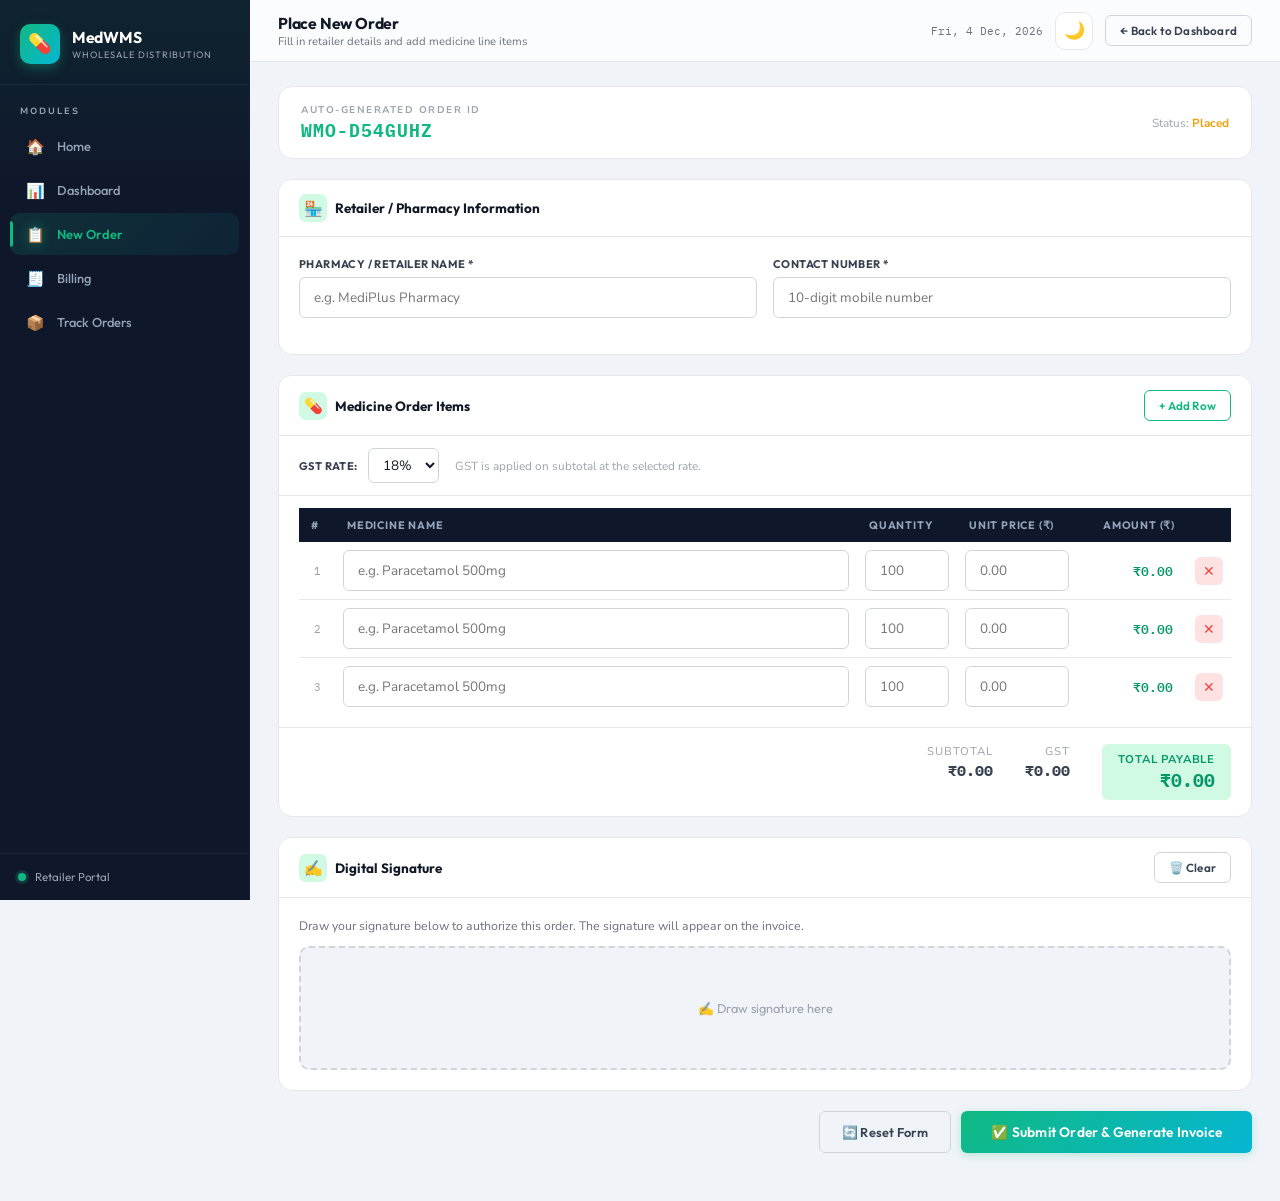
<file: order.html>
<!DOCTYPE html>
<html lang="en">
<head>
  <meta charset="UTF-8" />
  <meta name="viewport" content="width=device-width, initial-scale=1.0" />
  <title>Place Order — MedWMS</title>
  <meta name="description" content="Place a new wholesale medicine order with live billing preview and digital signature." />
  <link rel="stylesheet" href="css/style.css" />
</head>
<body>

  <!-- SIDEBAR -->
  <aside class="sidebar">
    <a href="index.html" class="sidebar-brand">
      <div class="brand-logo">💊</div>
      <div class="brand-name">
        MedWMS
        <small>Wholesale Distribution</small>
      </div>
    </a>

    <div class="sidebar-label">Modules</div>
    <nav class="sidebar-nav">
      <a href="index.html"  class="nav-item"><span class="ni-icon">🏠</span> Home</a>
      <a href="admin.html"  class="nav-item"><span class="ni-icon">📊</span> Dashboard</a>
      <a href="order.html"  class="nav-item"><span class="ni-icon">📋</span> New Order</a>
      <a href="bill.html"   class="nav-item"><span class="ni-icon">🧾</span> Billing</a>
      <a href="track.html"  class="nav-item"><span class="ni-icon">📦</span> Track Orders</a>
    </nav>

    <div class="sidebar-footer">
      <div class="role-tag">
        <div class="role-dot"></div>
        Retailer Portal
      </div>
    </div>
  </aside>

  <!-- PAGE WRAP -->
  <div class="page-wrap">

    <!-- Top Bar -->
    <div class="topbar">
      <div class="topbar-left">
        <h1>Place New Order</h1>
        <p>Fill in retailer details and add medicine line items</p>
      </div>
      <div class="topbar-right">
        <span class="topbar-date"></span>
        <button class="theme-toggle" title="Toggle Dark Mode">🌙</button>
        <a href="admin.html" class="btn btn-outline btn-sm">← Back to Dashboard</a>
      </div>
    </div>

    <!-- Content -->
    <div class="content">

      <form id="orderForm" novalidate>
        <input type="hidden" id="hiddenOrderId" />

        <!-- ORDER ID PREVIEW BAR -->
        <div class="reveal" style="background:var(--surface);border:1px solid var(--border);border-radius:var(--radius-lg);padding:16px 22px;display:flex;align-items:center;justify-content:space-between;margin-bottom:20px;">
          <div>
            <div style="font-size:0.65rem;font-weight:700;letter-spacing:1.5px;text-transform:uppercase;color:var(--text-4);margin-bottom:3px;">Auto-Generated Order ID</div>
            <div id="previewOrderId" style="font-family:var(--font-mono);font-size:1.2rem;font-weight:700;color:var(--brand);letter-spacing:1px;"></div>
          </div>
          <div style="font-size:0.78rem;color:var(--text-4);">Status: <span style="color:var(--s-placed);font-weight:700;">Placed</span></div>
        </div>

        <!-- RETAILER INFO -->
        <div class="panel mb-20 reveal">
          <div class="panel-head">
            <div class="panel-title"><span class="pt-icon">🏪</span> Retailer / Pharmacy Information</div>
          </div>
          <div class="panel-body">
            <div class="form-row">
              <div class="form-group">
                <label class="form-label" for="retailerName">Pharmacy / Retailer Name *</label>
                <input type="text" id="retailerName" class="form-control"
                  placeholder="e.g. MediPlus Pharmacy" autocomplete="off" />
                <span class="err-msg" id="retailerName_err"></span>
              </div>
              <div class="form-group">
                <label class="form-label" for="retailerContact">Contact Number *</label>
                <input type="tel" id="retailerContact" class="form-control"
                  placeholder="10-digit mobile number" maxlength="10" />
                <span class="err-msg" id="retailerContact_err"></span>
              </div>
            </div>
          </div>
        </div>

        <!-- MEDICINE LINE ITEMS -->
        <div class="panel mb-20 reveal">
          <div class="panel-head">
            <div class="panel-title"><span class="pt-icon">💊</span> Medicine Order Items</div>
            <button type="button" id="addRowBtn" class="btn btn-ghost btn-sm">+ Add Row</button>
          </div>
          <div class="panel-body-p0">

            <!-- GST Rate selector -->
            <div style="padding:12px 20px;border-bottom:1px solid var(--border);display:flex;align-items:center;gap:16px;flex-wrap:wrap;">
              <div style="display:flex;align-items:center;gap:10px;">
                <label class="form-label" for="gstRate" style="white-space:nowrap;margin:0;">GST Rate:</label>
                <select id="gstRate" class="form-control" style="width:auto;padding:6px 10px;">
                  <option value="5">5%</option>
                  <option value="12">12%</option>
                  <option value="18" selected>18%</option>
                  <option value="28">28%</option>
                </select>
              </div>
              <span style="font-size:0.78rem;color:var(--text-4);">GST is applied on subtotal at the selected rate.</span>
            </div>

            <div class="items-table-wrap" style="padding:0 20px 0;">
              <table class="items-table w-full" style="margin-top:12px;">
                <thead>
                  <tr>
                    <th style="width:36px;">#</th>
                    <th>Medicine Name</th>
                    <th style="width:100px;">Quantity</th>
                    <th style="width:120px;">Unit Price (₹)</th>
                    <th style="width:110px;text-align:right;">Amount (₹)</th>
                    <th style="width:40px;"></th>
                  </tr>
                </thead>
                <tbody id="itemsBody">
                  <!-- Rows injected by JS -->
                </tbody>
              </table>
            </div>

            <!-- Live billing summary -->
            <div style="display:flex;justify-content:flex-end;padding:16px 20px;border-top:1px solid var(--border);gap:32px;flex-wrap:wrap;">
              <div style="text-align:right;">
                <div style="font-size:0.75rem;color:var(--text-4);text-transform:uppercase;letter-spacing:0.8px;margin-bottom:2px;">Subtotal</div>
                <div id="sumSubtotal" style="font-family:var(--font-mono);font-weight:700;font-size:1rem;color:var(--text-2);">₹0.00</div>
              </div>
              <div style="text-align:right;">
                <div style="font-size:0.75rem;color:var(--text-4);text-transform:uppercase;letter-spacing:0.8px;margin-bottom:2px;">GST</div>
                <div id="sumGst" style="font-family:var(--font-mono);font-weight:700;font-size:1rem;color:var(--text-2);">₹0.00</div>
              </div>
              <div style="text-align:right;background:var(--brand-pale);padding:8px 16px;border-radius:var(--radius-sm);">
                <div style="font-size:0.75rem;color:var(--brand-dark);text-transform:uppercase;letter-spacing:0.8px;margin-bottom:2px;font-weight:700;">Total Payable</div>
                <div id="sumTotal" style="font-family:var(--font-mono);font-weight:800;font-size:1.2rem;color:var(--brand-dark);">₹0.00</div>
              </div>
            </div>
          </div>
        </div>

        <!-- SIGNATURE PAD (Canvas) -->
        <div class="panel mb-20 reveal">
          <div class="panel-head">
            <div class="panel-title"><span class="pt-icon">✍️</span> Digital Signature</div>
            <button type="button" id="clearSignatureBtn" class="btn btn-outline btn-sm">🗑️ Clear</button>
          </div>
          <div class="panel-body">
            <p style="font-size:0.82rem;color:var(--text-3);margin-bottom:12px;">
              Draw your signature below to authorize this order. The signature will appear on the invoice.
            </p>
            <div class="signature-canvas-wrap">
              <canvas id="signatureCanvas" style="width:100%;height:120px;"></canvas>
              <div class="signature-placeholder">✍️ Draw signature here</div>
            </div>
          </div>
        </div>

        <!-- SUBMIT BUTTONS -->
        <div class="flex justify-end gap-10 reveal">
          <button type="button" class="btn btn-outline"
            onclick="document.getElementById('orderForm').reset();document.getElementById('itemsBody').innerHTML='';itemRowCount=0;addItemRow();addItemRow();addItemRow();recalcTotals();clearSignature();">
            🔄 Reset Form
          </button>
          <button type="submit" class="btn btn-primary btn-lg">
            ✅ Submit Order &amp; Generate Invoice
          </button>
        </div>

      </form>
    </div><!-- /content -->
  </div><!-- /page-wrap -->

  <!-- Toast -->
  <div id="toast"></div>

  <!-- Scripts -->
  <script src="js/app.js"></script>
  <script src="js/signature.js"></script>
  <script src="js/animations.js"></script>
</body>
</html>
</file>
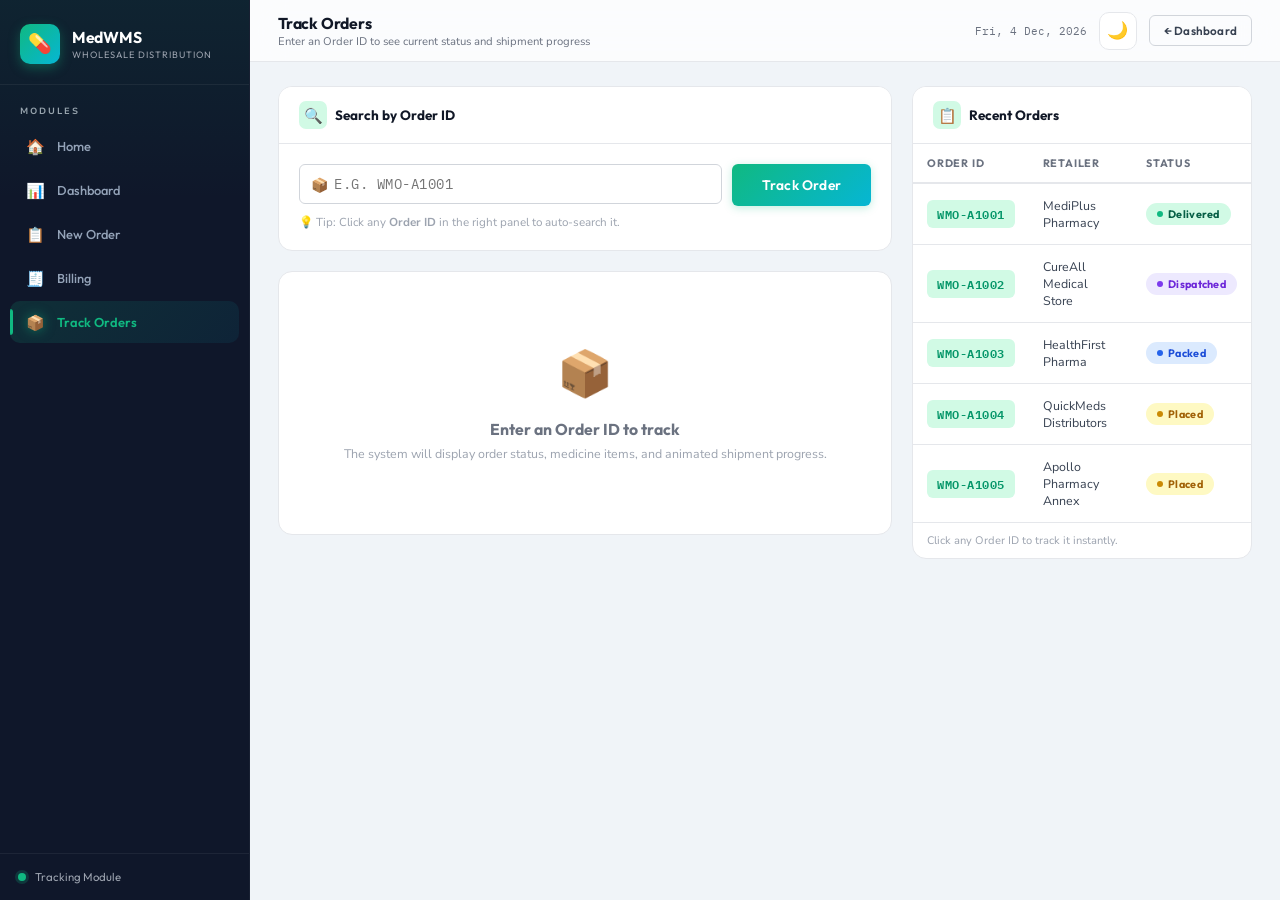
<file: track.html>
<!DOCTYPE html>
<html lang="en">
<head>
  <meta charset="UTF-8" />
  <meta name="viewport" content="width=device-width, initial-scale=1.0" />
  <title>Track Orders — MedWMS</title>
  <meta name="description" content="Track wholesale medicine orders with animated status visualization and real-time progress." />
  <link rel="stylesheet" href="css/style.css" />
</head>
<body>

  <!-- SIDEBAR -->
  <aside class="sidebar">
    <a href="index.html" class="sidebar-brand">
      <div class="brand-logo">💊</div>
      <div class="brand-name">
        MedWMS
        <small>Wholesale Distribution</small>
      </div>
    </a>

    <div class="sidebar-label">Modules</div>
    <nav class="sidebar-nav">
      <a href="index.html"  class="nav-item"><span class="ni-icon">🏠</span> Home</a>
      <a href="admin.html"  class="nav-item"><span class="ni-icon">📊</span> Dashboard</a>
      <a href="order.html"  class="nav-item"><span class="ni-icon">📋</span> New Order</a>
      <a href="bill.html"   class="nav-item"><span class="ni-icon">🧾</span> Billing</a>
      <a href="track.html"  class="nav-item"><span class="ni-icon">📦</span> Track Orders</a>
    </nav>

    <div class="sidebar-footer">
      <div class="role-tag">
        <div class="role-dot"></div>
        Tracking Module
      </div>
    </div>
  </aside>

  <!-- PAGE WRAP -->
  <div class="page-wrap">

    <!-- Top Bar -->
    <div class="topbar">
      <div class="topbar-left">
        <h1>Track Orders</h1>
        <p>Enter an Order ID to see current status and shipment progress</p>
      </div>
      <div class="topbar-right">
        <span class="topbar-date"></span>
        <button class="theme-toggle" title="Toggle Dark Mode">🌙</button>
        <a href="admin.html" class="btn btn-outline btn-sm">← Dashboard</a>
      </div>
    </div>

    <!-- Content -->
    <div class="content" id="trackSection">

      <div style="display:grid;grid-template-columns:1fr 340px;gap:20px;align-items:start;" class="track-main-grid">

        <!-- LEFT: Search + Result -->
        <div>

          <!-- Search Bar -->
          <div class="panel mb-20 reveal">
            <div class="panel-head">
              <div class="panel-title"><span class="pt-icon">🔍</span> Search by Order ID</div>
            </div>
            <div class="panel-body">
              <div class="flex gap-10" style="flex-wrap:wrap;">
                <div class="search-input-wrap" style="flex:1;min-width:200px;">
                  <span class="search-icon">📦</span>
                  <input type="text" id="trackInput" class="form-control"
                    placeholder="e.g. WMO-A1001"
                    style="padding-left:34px;text-transform:uppercase;letter-spacing:0.5px;font-family:var(--font-mono);" />
                </div>
                <button id="trackSearchBtn" class="btn btn-primary btn-lg">Track Order</button>
              </div>
              <p style="font-size:0.77rem;color:var(--text-4);margin-top:8px;">
                💡 Tip: Click any <strong>Order ID</strong> in the right panel to auto-search it.
              </p>
            </div>
          </div>

          <!-- Placeholder (default) -->
          <div id="trackPlaceholder" class="panel reveal">
            <div class="panel-body">
              <div class="empty-state">
                <div class="es-icon">📦</div>
                <h3>Enter an Order ID to track</h3>
                <p>The system will display order status, medicine items, and animated shipment progress.</p>
              </div>
            </div>
          </div>

          <!-- Not found -->
          <div id="trackNotFound" class="panel" style="display:none;">
            <div class="panel-body">
              <div class="empty-state">
                <div class="es-icon">🔍</div>
                <h3 style="color:var(--danger);">Order Not Found</h3>
                <p>No order matches that ID. Please check and try again,<br/>or select one from the list on the right.</p>
              </div>
            </div>
          </div>

          <!-- Result Card -->
          <div id="trackResult" class="panel" style="display:none;">
            <div class="panel-head">
              <div class="panel-title"><span class="pt-icon">📋</span> Order Details</div>
              <div id="trStatusBadge"></div>
            </div>
            <div class="panel-body">

              <!-- Order meta -->
              <div class="detail-grid mb-16">
                <div class="detail-item">
                  <div class="di-label">Order ID</div>
                  <div class="di-value text-mono" id="trOrderId">—</div>
                </div>
                <div class="detail-item">
                  <div class="di-label">Retailer / Pharmacy</div>
                  <div class="di-value" id="trRetailer">—</div>
                </div>
                <div class="detail-item">
                  <div class="di-label">Contact</div>
                  <div class="di-value" id="trContact">—</div>
                </div>
                <div class="detail-item">
                  <div class="di-label">Order Date</div>
                  <div class="di-value" id="trDate">—</div>
                </div>
                <div class="detail-item">
                  <div class="di-label">No. of Items</div>
                  <div class="di-value" id="trItems">—</div>
                </div>
                <div class="detail-item">
                  <div class="di-label">Total Amount</div>
                  <div class="di-value text-green" id="trTotal">—</div>
                </div>
              </div>

              <hr class="divider" />

              <!-- CSS VISUAL TRACKER BAR -->
              <div style="margin:20px 0 8px;">
                <div style="font-family:var(--font-ui);font-size:0.75rem;font-weight:700;text-transform:uppercase;letter-spacing:0.8px;color:var(--text-3);margin-bottom:14px;">
                  Shipment Progress
                </div>

                <div class="tracker-bar">
                  <div class="tracker-progress" id="trackerProgress" style="width:0;"></div>

                  <div class="tracker-step" id="tstep-placed">
                    <div class="t-dot">📋</div>
                    <div class="t-label">Order<br/>Placed</div>
                  </div>

                  <div class="tracker-step" id="tstep-packed">
                    <div class="t-dot">📦</div>
                    <div class="t-label">Packed at<br/>Warehouse</div>
                  </div>

                  <div class="tracker-step" id="tstep-dispatched">
                    <div class="t-dot">🚚</div>
                    <div class="t-label">Dispatched<br/>to Courier</div>
                  </div>

                  <div class="tracker-step" id="tstep-delivered">
                    <div class="t-dot">✅</div>
                    <div class="t-label">Delivered<br/>to Retailer</div>
                  </div>
                </div>
              </div>

              <hr class="divider" />

              <!-- CANVAS ANIMATED TRACKER -->
              <div style="margin:16px 0 8px;">
                <div style="font-family:var(--font-ui);font-size:0.75rem;font-weight:700;text-transform:uppercase;letter-spacing:0.8px;color:var(--text-3);margin-bottom:10px;">
                  🚚 Delivery Progress Animation
                </div>
                <div class="canvas-tracker-wrap">
                  <canvas id="trackerCanvas" style="width:100%;height:140px;"></canvas>
                </div>
              </div>

              <hr class="divider" />

              <!-- Medicine items breakdown -->
              <div>
                <div style="font-family:var(--font-ui);font-size:0.75rem;font-weight:700;text-transform:uppercase;letter-spacing:0.8px;color:var(--text-3);margin-bottom:10px;">
                  Medicine Items in This Order
                </div>
                <div id="trItemsList" style="font-size:0.85rem;color:var(--text-2);">
                  <!-- Populated by JS -->
                </div>
              </div>

              <hr class="divider" />

              <!-- Action buttons -->
              <div class="flex gap-10 no-print">
                <a id="viewInvoiceBtn" href="bill.html" class="btn btn-ghost btn-sm">🧾 View Invoice</a>
                <a href="admin.html" class="btn btn-outline btn-sm">📊 Dashboard</a>
              </div>

            </div>
          </div>

        </div><!-- /left col -->

        <!-- RIGHT: Recent Orders Reference Panel -->
        <div style="position:sticky;top:78px;" class="reveal-left">
          <div class="panel">
            <div class="panel-head">
              <div class="panel-title"><span class="pt-icon">📋</span> Recent Orders</div>
            </div>
            <div style="overflow-x:auto;">
              <table class="data-table w-full">
                <thead>
                  <tr>
                    <th>Order ID</th>
                    <th>Retailer</th>
                    <th>Status</th>
                  </tr>
                </thead>
                <tbody id="recentOrdersBody">
                  <!-- Populated by JS -->
                </tbody>
              </table>
            </div>
            <div style="padding:10px 14px;border-top:1px solid var(--border);">
              <p style="font-size:0.73rem;color:var(--text-4);">
                Click any Order ID to track it instantly.
              </p>
            </div>
          </div>
        </div>

      </div><!-- /track-main-grid -->
    </div><!-- /content -->
  </div><!-- /page-wrap -->

  <!-- Toast -->
  <div id="toast"></div>

  <!-- Scripts -->
  <script src="js/app.js"></script>
  <script src="js/tracker-canvas.js"></script>
  <script src="js/animations.js"></script>
  <script>
    /* Update the View Invoice link dynamically */
    document.addEventListener("DOMContentLoaded", () => {
      const idEl  = document.getElementById("trOrderId");
      const invEl = document.getElementById("viewInvoiceBtn");
      if (!idEl || !invEl) return;
      new MutationObserver(() => {
        const id = idEl.textContent.trim();
        if (id && id !== "—") invEl.href = "bill.html?id=" + id;
      }).observe(idEl, { childList: true, subtree: true });
    });

    /* Responsive: collapse two-col to single col on small screens */
    function adjustGrid() {
      const grid = document.querySelector(".track-main-grid");
      if (!grid) return;
      grid.style.gridTemplateColumns = window.innerWidth < 900 ? "1fr" : "1fr 340px";
    }
    window.addEventListener("resize", adjustGrid);
    adjustGrid();
  </script>
</body>
</html>
</file>
<file: css/landing.css>
/* landing.css — Styles for index.html landing page */
*, *::before, *::after { box-sizing: border-box; margin: 0; padding: 0; }

:root {
  --brand:      #10b981;
  --brand-dark: #059669;
  --brand-glow: rgba(16,185,129,0.25);
  --brand-pale: rgba(16,185,129,0.08);
  --cyan:       #06b6d4;
  --purple:     #8b5cf6;
  --bg:         #0a0f1e;
  --bg2:        #0f1629;
  --glass:      rgba(255,255,255,0.04);
  --glass-b:    rgba(255,255,255,0.08);
  --text-1:     #f0f4ff;
  --text-2:     #94a3b8;
  --text-3:     #64748b;
  --radius:     14px;
  --radius-lg:  22px;
}

html { scroll-behavior: smooth; }
body { font-family: 'Outfit', sans-serif; background: var(--bg); color: var(--text-1); overflow-x: hidden; line-height: 1.6; }

/* ── NAV ── */
.lnav {
  position: fixed; top: 0; left: 0; right: 0; z-index: 100;
  display: flex; align-items: center; justify-content: space-between;
  padding: 0 48px; height: 68px;
  background: rgba(10,15,30,0.85);
  backdrop-filter: blur(20px);
  border-bottom: 1px solid var(--glass-b);
}
.lnav-logo { display: flex; align-items: center; gap: 11px; text-decoration: none; }
.llogo-icon {
  width: 38px; height: 38px;
  background: linear-gradient(135deg, var(--brand), var(--cyan));
  border-radius: 10px; display: flex; align-items: center; justify-content: center;
  font-size: 18px; box-shadow: 0 0 20px var(--brand-glow);
}
.llogo-title { font-size: 1.15rem; font-weight: 800; letter-spacing: -0.5px; color: var(--text-1); display: block; }
.llogo-sub { font-size: 0.62rem; font-weight: 600; letter-spacing: 2.5px; text-transform: uppercase; color: var(--brand); display: block; }
.lnav-links { display: flex; align-items: center; gap: 32px; list-style: none; }
.lnav-links a { text-decoration: none; font-size: 0.875rem; font-weight: 500; color: var(--text-2); transition: color 0.2s; }
.lnav-links a:hover { color: var(--text-1); }
.lnav-cta { display: flex; gap: 10px; align-items: center; }
.lnav-hamburger { display: none; background: none; border: 1px solid var(--glass-b); border-radius: 8px; padding: 8px 12px; color: var(--text-1); font-size: 16px; cursor: pointer; }
.lbtn-ghost {
  padding: 9px 22px; border: 1.5px solid var(--glass-b); border-radius: var(--radius);
  background: var(--glass); color: var(--text-1); font-family: 'Outfit', sans-serif;
  font-size: 0.875rem; font-weight: 600; cursor: pointer; text-decoration: none; transition: all 0.2s ease;
}
.lbtn-ghost:hover { border-color: var(--brand); color: var(--brand); background: var(--brand-pale); }
.lbtn-primary {
  padding: 9px 24px; background: linear-gradient(135deg, var(--brand), var(--brand-dark));
  border: none; border-radius: var(--radius); color: white; font-family: 'Outfit', sans-serif;
  font-size: 0.875rem; font-weight: 700; cursor: pointer; text-decoration: none;
  transition: all 0.25s ease; box-shadow: 0 4px 20px var(--brand-glow);
}
.lbtn-primary:hover { transform: translateY(-2px); box-shadow: 0 8px 28px rgba(16,185,129,0.4); }

/* ── HERO ── */
.lhero {
  min-height: 100vh; display: flex; flex-direction: column; align-items: center; justify-content: center;
  padding: 100px 48px 80px; text-align: center; position: relative; overflow: hidden;
}
.lhero::before, .lhero::after {
  content: ''; position: absolute; border-radius: 50%; filter: blur(80px); pointer-events: none;
}
.lhero::before {
  width: 600px; height: 600px;
  background: radial-gradient(circle, rgba(16,185,129,0.14) 0%, transparent 70%);
  top: 5%; left: -8%; animation: lorb1 9s ease-in-out infinite alternate;
}
.lhero::after {
  width: 450px; height: 450px;
  background: radial-gradient(circle, rgba(139,92,246,0.11) 0%, transparent 70%);
  bottom: 10%; right: -6%; animation: lorb2 11s ease-in-out infinite alternate;
}
@keyframes lorb1 { from { transform: translate(0,0); } to { transform: translate(70px, 40px); } }
@keyframes lorb2 { from { transform: translate(0,0); } to { transform: translate(-55px, -30px); } }

.lhero-badge {
  display: inline-flex; align-items: center; gap: 8px;
  background: var(--glass); border: 1px solid var(--glass-b); border-radius: 100px;
  padding: 6px 16px; font-size: 0.78rem; font-weight: 600; color: var(--brand);
  letter-spacing: 0.5px; margin-bottom: 28px; backdrop-filter: blur(10px);
  animation: lfadeUp 0.6s ease both;
}
.ldot { width: 7px; height: 7px; background: var(--brand); border-radius: 50%; animation: lpulse 2s ease infinite; }
@keyframes lpulse { 0%, 100% { opacity: 1; transform: scale(1); } 50% { opacity: 0.5; transform: scale(1.3); } }

.lhero-h1 {
  font-size: clamp(2.4rem, 5.5vw, 4.6rem); font-weight: 900; line-height: 1.1;
  letter-spacing: -2px; max-width: 860px; margin-bottom: 24px;
  animation: lfadeUp 0.6s 0.1s ease both;
}
.lgrad-text {
  background: linear-gradient(135deg, var(--brand) 0%, var(--cyan) 50%, var(--purple) 100%);
  -webkit-background-clip: text; -webkit-text-fill-color: transparent; background-clip: text;
}
.lhero-p { font-size: clamp(0.95rem, 1.8vw, 1.15rem); color: var(--text-2); max-width: 540px; margin-bottom: 40px; animation: lfadeUp 0.6s 0.2s ease both; }
.lhero-actions { display: flex; gap: 14px; align-items: center; flex-wrap: wrap; justify-content: center; animation: lfadeUp 0.6s 0.3s ease both; }
.lbtn-hero {
  padding: 14px 34px; background: linear-gradient(135deg, var(--brand), var(--brand-dark));
  border: none; border-radius: var(--radius); color: white; font-family: 'Outfit', sans-serif;
  font-size: 1rem; font-weight: 700; cursor: pointer; text-decoration: none;
  transition: all 0.25s ease; box-shadow: 0 6px 30px var(--brand-glow);
}
.lbtn-hero:hover { transform: translateY(-3px); box-shadow: 0 12px 40px rgba(16,185,129,0.45); }
.lbtn-hero-ghost {
  padding: 14px 30px; background: var(--glass); border: 1.5px solid var(--glass-b);
  border-radius: var(--radius); color: var(--text-1); font-family: 'Outfit', sans-serif;
  font-size: 1rem; font-weight: 600; cursor: pointer; text-decoration: none;
  transition: all 0.25s ease; backdrop-filter: blur(10px);
}
.lbtn-hero-ghost:hover { border-color: var(--brand); color: var(--brand); }

/* ── PREVIEW ── */
.lpreview-wrap { margin-top: 60px; position: relative; width: 100%; max-width: 980px; animation: lfadeUp 0.8s 0.4s ease both; }
.lpreview-frame {
  background: var(--glass); border: 1px solid var(--glass-b); border-radius: var(--radius-lg); overflow: hidden;
  box-shadow: 0 0 0 1px rgba(16,185,129,0.1), 0 40px 120px rgba(0,0,0,0.6), 0 0 80px rgba(16,185,129,0.07);
}
.lpreview-bar {
  background: rgba(15,22,41,0.95); padding: 12px 20px;
  display: flex; align-items: center; gap: 8px; border-bottom: 1px solid var(--glass-b);
}
.lpd { width: 12px; height: 12px; border-radius: 50%; }
.lpreview-url { flex: 1; text-align: center; font-size: 0.72rem; color: #64748b; font-family: monospace; }
.lpreview-inner { display: grid; grid-template-columns: 190px 1fr; height: 380px; background: #0f1629; }
.lpreview-sidebar { background: #0a0f1e; padding: 18px 14px; display: flex; flex-direction: column; gap: 7px; border-right: 1px solid var(--glass-b); }
.lps-logo { display: flex; align-items: center; gap: 8px; padding: 8px; margin-bottom: 14px; }
.lps-li { width: 26px; height: 26px; background: linear-gradient(135deg, var(--brand), var(--cyan)); border-radius: 7px; }
.lps-lt { width: 65px; height: 11px; background: var(--glass-b); border-radius: 4px; }
.lps-item { height: 34px; border-radius: 8px; background: var(--glass); display: flex; align-items: center; padding: 0 10px; gap: 8px; }
.lps-item.active { background: rgba(16,185,129,0.14); }
.lps-icon { width: 14px; height: 14px; border-radius: 3px; background: var(--glass-b); }
.lps-item.active .lps-icon { background: var(--brand); }
.lps-lbl { width: 72px; height: 10px; border-radius: 3px; background: var(--glass-b); }
.lps-item.active .lps-lbl { background: rgba(16,185,129,0.45); }
.lpreview-main { padding: 18px; overflow: hidden; }
.lpm-top { display: flex; justify-content: space-between; align-items: center; margin-bottom: 18px; }
.lpm-heading { width: 175px; height: 14px; background: var(--glass-b); border-radius: 4px; }
.lpm-btn { width: 95px; height: 28px; background: var(--brand); border-radius: 8px; opacity: 0.9; }
.lpm-stats { display: grid; grid-template-columns: repeat(4,1fr); gap: 9px; margin-bottom: 16px; }
.lpm-stat { background: var(--glass); border: 1px solid var(--glass-b); border-radius: 9px; padding: 12px; }
.lpm-sn { width: 50%; height: 16px; border-radius: 4px; margin-bottom: 7px; }
.lpm-sl { width: 80%; height: 9px; background: var(--glass-b); border-radius: 3px; }
.lpm-charts { display: grid; grid-template-columns: 1fr 1fr; gap: 9px; }
.lpm-chart { background: var(--glass); border: 1px solid var(--glass-b); border-radius: 9px; padding: 12px; height: 120px; position: relative; overflow: hidden; }
.lpm-ct { width: 58%; height: 9px; background: var(--glass-b); border-radius: 3px; margin-bottom: 12px; }
.lpm-donut { width: 64px; height: 64px; border-radius: 50%; border: 11px solid transparent; border-left-color: var(--brand); border-top-color: var(--cyan); border-right-color: var(--purple); border-bottom-color: #f59e0b; position: absolute; right: 16px; top: 26px; }
.lpm-bars { display: flex; align-items: flex-end; gap: 5px; height: 65px; }
.lpm-bar { flex: 1; background: linear-gradient(to top, var(--brand), var(--cyan)); border-radius: 3px 3px 0 0; opacity: 0.8; }
.lpreview-fade { position: absolute; bottom: 0; left: 0; right: 0; height: 150px; background: linear-gradient(to top, var(--bg) 0%, transparent 100%); pointer-events: none; }

/* ── STATS BAR ── */
.lstats-bar { display: flex; justify-content: center; flex-wrap: wrap; border-top: 1px solid var(--glass-b); border-bottom: 1px solid var(--glass-b); background: var(--bg2); }
.lstat-item { flex: 1; min-width: 180px; padding: 34px 36px; text-align: center; border-right: 1px solid var(--glass-b); transition: background 0.3s; }
.lstat-item:last-child { border-right: none; }
.lstat-item:hover { background: var(--glass); }
.lstat-num { font-size: 2.6rem; font-weight: 900; letter-spacing: -2px; background: linear-gradient(135deg, var(--brand), var(--cyan)); -webkit-background-clip: text; -webkit-text-fill-color: transparent; background-clip: text; display: block; }
.lstat-lbl { font-size: 0.8rem; color: var(--text-3); font-weight: 500; margin-top: 4px; text-transform: uppercase; letter-spacing: 0.8px; display: block; }

/* ── SECTIONS ── */
.lsection { padding: 88px 48px; max-width: 1200px; margin: 0 auto; }
.lsec-label { font-size: 0.74rem; font-weight: 700; letter-spacing: 3px; text-transform: uppercase; color: var(--brand); margin-bottom: 12px; display: block; }
.lsec-h2 { font-size: clamp(1.7rem, 3.2vw, 2.6rem); font-weight: 800; letter-spacing: -1px; line-height: 1.2; max-width: 540px; margin-bottom: 14px; }
.lsec-p { color: var(--text-2); font-size: 0.95rem; max-width: 470px; margin-bottom: 52px; }

/* Features */
.lfeat-grid { display: grid; grid-template-columns: repeat(auto-fill, minmax(290px,1fr)); gap: 18px; }
.lfeat-card { background: var(--glass); border: 1px solid var(--glass-b); border-radius: var(--radius-lg); padding: 28px; transition: all 0.3s ease; position: relative; overflow: hidden; }
.lfeat-card::before { content: ''; position: absolute; inset: 0; background: linear-gradient(135deg, var(--brand-pale) 0%, transparent 60%); opacity: 0; transition: opacity 0.3s; }
.lfeat-card:hover { border-color: rgba(16,185,129,0.25); transform: translateY(-4px); box-shadow: 0 20px 60px rgba(0,0,0,0.4), 0 0 0 1px rgba(16,185,129,0.1); }
.lfeat-card:hover::before { opacity: 1; }
.lfeat-icon { width: 50px; height: 50px; border-radius: 13px; background: var(--brand-pale); border: 1px solid rgba(16,185,129,0.2); display: flex; align-items: center; justify-content: center; font-size: 22px; margin-bottom: 18px; }
.lfeat-card h3 { font-size: 1rem; font-weight: 700; margin-bottom: 9px; color: var(--text-1); }
.lfeat-card p { font-size: 0.855rem; color: var(--text-2); line-height: 1.65; }

/* How it works */
.lhow-section { padding: 88px 48px; background: var(--bg2); }
.lhow-inner { max-width: 1200px; margin: 0 auto; }
.lsteps { display: grid; grid-template-columns: repeat(auto-fill, minmax(210px,1fr)); gap: 20px; margin-top: 52px; }
.lstep { text-align: center; padding: 28px 16px; position: relative; }
.lstep::after { content: '→'; position: absolute; right: -10px; top: 36px; font-size: 1.4rem; color: var(--text-3); }
.lstep:last-child::after { display: none; }
.lstep-num { width: 54px; height: 54px; border-radius: 50%; background: linear-gradient(135deg, var(--brand), var(--cyan)); color: white; font-size: 1.2rem; font-weight: 800; display: flex; align-items: center; justify-content: center; margin: 0 auto 16px; box-shadow: 0 8px 24px var(--brand-glow); }
.lstep h3 { font-size: 0.92rem; font-weight: 700; margin-bottom: 8px; }
.lstep p { font-size: 0.8rem; color: var(--text-2); }

/* Modules */
.lmod-grid { display: grid; grid-template-columns: repeat(2,1fr); gap: 14px; margin-top: 52px; }
.lmod-card { background: var(--glass); border: 1px solid var(--glass-b); border-radius: var(--radius-lg); padding: 26px 28px; display: flex; align-items: flex-start; gap: 18px; transition: all 0.3s ease; text-decoration: none; color: inherit; }
.lmod-card:hover { border-color: rgba(16,185,129,0.3); background: rgba(16,185,129,0.04); transform: translateY(-3px); box-shadow: 0 16px 48px rgba(0,0,0,0.4); }
.lmod-icon { width: 48px; height: 48px; flex-shrink: 0; border-radius: 13px; background: var(--brand-pale); border: 1px solid rgba(16,185,129,0.2); display: flex; align-items: center; justify-content: center; font-size: 20px; }
.lmod-info h3 { font-size: 0.97rem; font-weight: 700; margin-bottom: 5px; }
.lmod-info p { font-size: 0.82rem; color: var(--text-2); line-height: 1.6; }
.lmod-arr { margin-left: auto; color: var(--text-3); font-size: 1.2rem; align-self: center; transition: transform 0.2s, color 0.2s; }
.lmod-card:hover .lmod-arr { transform: translateX(4px); color: var(--brand); }

/* CTA */
.lcta { padding: 88px 48px; text-align: center; position: relative; overflow: hidden; }
.lcta::before { content: ''; position: absolute; width: 650px; height: 650px; border-radius: 50%; background: radial-gradient(circle, rgba(16,185,129,0.1) 0%, transparent 70%); top: 50%; left: 50%; transform: translate(-50%,-50%); pointer-events: none; }
.lcta-inner { max-width: 560px; margin: 0 auto; position: relative; }
.lcta-inner h2 { font-size: clamp(1.8rem, 3.5vw, 3rem); font-weight: 900; letter-spacing: -1.5px; line-height: 1.15; margin-bottom: 18px; }
.lcta-inner p { color: var(--text-2); font-size: 0.97rem; margin-bottom: 34px; }

/* Footer */
.lfooter { border-top: 1px solid var(--glass-b); padding: 28px 48px; display: flex; justify-content: space-between; align-items: center; background: var(--bg2); flex-wrap: wrap; gap: 12px; }
.lfooter-logo { font-weight: 700; font-size: 0.9rem; color: var(--text-2); }
.lfooter-logo span { color: var(--brand); }
.lfooter-note { font-size: 0.77rem; color: var(--text-3); }

/* ── ANIMATIONS ── */
@keyframes lfadeUp { from { opacity: 0; transform: translateY(24px); } to { opacity: 1; transform: translateY(0); } }

.lreveal { opacity: 0; transform: translateY(28px); transition: opacity 0.7s ease, transform 0.7s ease; }
.lreveal.visible { opacity: 1; transform: translateY(0); }

.lstagger > * { opacity: 0; transform: translateY(18px); transition: opacity 0.5s ease, transform 0.5s ease; }
.lstagger.visible > *:nth-child(1) { opacity:1; transform:none; transition-delay:0s; }
.lstagger.visible > *:nth-child(2) { opacity:1; transform:none; transition-delay:0.07s; }
.lstagger.visible > *:nth-child(3) { opacity:1; transform:none; transition-delay:0.14s; }
.lstagger.visible > *:nth-child(4) { opacity:1; transform:none; transition-delay:0.21s; }
.lstagger.visible > *:nth-child(5) { opacity:1; transform:none; transition-delay:0.28s; }
.lstagger.visible > *:nth-child(6) { opacity:1; transform:none; transition-delay:0.35s; }

/* ── RESPONSIVE ── */
@media (max-width: 900px) {
  .lnav { padding: 0 24px; }
  .lnav-links { display: none; }
  .lnav-hamburger { display: block; }
  .lhero { padding: 100px 24px 60px; }
  .lsection { padding: 60px 24px; }
  .lhow-section { padding: 60px 24px; }
  .lcta { padding: 60px 24px; }
  .lfooter { padding: 22px 24px; flex-direction: column; text-align: center; }
  .lmod-grid { grid-template-columns: 1fr; }
  .lpreview-inner { grid-template-columns: 140px 1fr; height: 300px; }
  .lpm-stats { grid-template-columns: repeat(2,1fr); }
}

@media (max-width: 600px) {
  .lhero-h1 { letter-spacing: -1px; }
  .lstat-item { padding: 22px 16px; min-width: 140px; }
  .lsteps { grid-template-columns: 1fr 1fr; }
  .lstep::after { display: none; }
  .lpreview-inner { display: none; }
  .lpreview-bar { border-radius: 0; }
}
</file>
<file: css/style.css>
/* ================================================================
   MedWMS — Wholesale Medical Distribution System
   style.css  |  Premium Enterprise UI with Dark Mode
   Advanced Features: Glassmorphism, Animated Gradients,
   Micro-animations, Scroll-reveal, Canvas containers
   ================================================================ */

@import url('https://fonts.googleapis.com/css2?family=Outfit:wght@300;400;500;600;700;800&family=IBM+Plex+Mono:wght@400;500;600&family=Nunito+Sans:wght@300;400;500;600;700&display=swap');

/* ----------------------------------------------------------------
   DESIGN TOKENS — LIGHT MODE (default)
   ---------------------------------------------------------------- */
:root {
  /* Core palette */
  --sidebar-bg:   #0f172a;
  --sidebar-sec:  #1e293b;
  --brand:        #10b981;
  --brand-dark:   #059669;
  --brand-pale:   #d1fae5;
  --brand-glow:   rgba(16, 185, 129, 0.4);
  --accent:       #f59e0b;
  --accent-pale:  #fef3c7;
  --danger:       #ef4444;
  --danger-pale:  #fee2e2;
  --info:         #3b82f6;
  --info-pale:    #dbeafe;
  --purple:       #8b5cf6;
  --purple-pale:  #ede9fe;

  /* Neutrals */
  --bg:           #f0f4f8;
  --surface:      #ffffff;
  --surface-glass: rgba(255, 255, 255, 0.72);
  --border:       #e5e7eb;
  --border-dark:  #d1d5db;
  --text-1:       #111827;
  --text-2:       #374151;
  --text-3:       #6b7280;
  --text-4:       #9ca3af;

  /* Status colours */
  --s-placed:     #f59e0b;
  --s-packed:     #3b82f6;
  --s-dispatched: #8b5cf6;
  --s-delivered:  #10b981;

  /* Typography */
  --font-ui:    'Outfit', sans-serif;
  --font-body:  'Nunito Sans', sans-serif;
  --font-mono:  'IBM Plex Mono', monospace;

  /* Misc */
  --radius-sm:  6px;
  --radius:     10px;
  --radius-lg:  14px;
  --radius-xl:  20px;
  --shadow-sm:  0 1px 3px rgba(0,0,0,0.06), 0 1px 2px rgba(0,0,0,0.04);
  --shadow:     0 4px 14px rgba(0,0,0,0.07);
  --shadow-lg:  0 12px 36px rgba(0,0,0,0.10);
  --shadow-glow: 0 0 20px rgba(16, 185, 129, 0.15);
  --sidebar-w:  250px;
  --tr: 0.22s ease;
  --tr-spring: 0.35s cubic-bezier(0.34, 1.56, 0.64, 1);
}

/* ----------------------------------------------------------------
   DARK MODE TOKENS
   ---------------------------------------------------------------- */
[data-theme="dark"] {
  --sidebar-bg:   #0a0f1a;
  --sidebar-sec:  #131b2e;
  --brand-pale:   #064e3b;
  --accent-pale:  #451a03;
  --danger-pale:  #450a0a;
  --info-pale:    #172554;
  --purple-pale:  #2e1065;
  --bg:           #0f1729;
  --surface:      #1a2238;
  --surface-glass: rgba(26, 34, 56, 0.78);
  --border:       #2a3454;
  --border-dark:  #374567;
  --text-1:       #f1f5f9;
  --text-2:       #cbd5e1;
  --text-3:       #94a3b8;
  --text-4:       #64748b;
  --shadow-sm:  0 1px 3px rgba(0,0,0,0.25);
  --shadow:     0 4px 14px rgba(0,0,0,0.35);
  --shadow-lg:  0 12px 36px rgba(0,0,0,0.45);
}

/* ----------------------------------------------------------------
   RESET & BASE
   ---------------------------------------------------------------- */
*, *::before, *::after { box-sizing: border-box; margin: 0; padding: 0; }
html { font-size: 15px; scroll-behavior: smooth; }

body {
  font-family: var(--font-body);
  background: var(--bg);
  color: var(--text-1);
  min-height: 100vh;
  display: flex;
  transition: background 0.4s ease, color 0.3s ease;
}

::selection {
  background: var(--brand);
  color: white;
}

::-webkit-scrollbar { width: 6px; }
::-webkit-scrollbar-track { background: transparent; }
::-webkit-scrollbar-thumb { background: var(--border-dark); border-radius: 4px; }
::-webkit-scrollbar-thumb:hover { background: var(--text-4); }

/* ================================================================
   SIDEBAR NAVIGATION — Animated gradient
   ================================================================ */
.sidebar {
  width: var(--sidebar-w);
  min-height: 100vh;
  background: var(--sidebar-bg);
  display: flex;
  flex-direction: column;
  position: fixed;
  top: 0; left: 0;
  z-index: 200;
  overflow-y: auto;
  overflow-x: hidden;
  border-right: 1px solid rgba(255,255,255,0.04);
}

.sidebar::before {
  content: '';
  position: absolute;
  top: 0; left: 0; right: 0;
  height: 200px;
  background: linear-gradient(180deg, rgba(16,185,129,0.08) 0%, transparent 100%);
  pointer-events: none;
}

/* Brand logo area */
.sidebar-brand {
  padding: 24px 20px 20px;
  border-bottom: 1px solid rgba(255,255,255,0.06);
  display: flex;
  align-items: center;
  gap: 12px;
  text-decoration: none;
  position: relative;
  z-index: 1;
}

.brand-logo {
  width: 40px; height: 40px;
  background: linear-gradient(135deg, var(--brand) 0%, #06b6d4 100%);
  border-radius: 10px;
  display: flex; align-items: center; justify-content: center;
  font-size: 19px;
  flex-shrink: 0;
  box-shadow: 0 4px 12px rgba(16,185,129,0.35);
  transition: transform 0.3s ease, box-shadow 0.3s ease;
}

.sidebar-brand:hover .brand-logo {
  transform: scale(1.08) rotate(-3deg);
  box-shadow: 0 6px 20px rgba(16,185,129,0.45);
}

.brand-name {
  font-family: var(--font-ui);
  font-size: 1.05rem;
  font-weight: 700;
  color: #fff;
  letter-spacing: -0.3px;
  line-height: 1.2;
}

.brand-name small {
  display: block;
  font-size: 0.62rem;
  font-weight: 400;
  color: var(--text-4);
  letter-spacing: 1px;
  text-transform: uppercase;
  margin-top: 2px;
}

/* Sidebar section label */
.sidebar-label {
  padding: 20px 20px 8px;
  font-size: 0.6rem;
  font-weight: 700;
  letter-spacing: 2px;
  text-transform: uppercase;
  color: var(--text-4);
}

/* Nav links */
.sidebar-nav {
  padding: 0 10px;
  flex: 1;
}

.nav-item {
  display: flex;
  align-items: center;
  gap: 11px;
  padding: 10px 14px;
  border-radius: var(--radius);
  text-decoration: none;
  color: #94a3b8;
  font-family: var(--font-ui);
  font-size: 0.86rem;
  font-weight: 500;
  transition: all 0.2s ease;
  margin-bottom: 2px;
  position: relative;
  overflow: hidden;
}

.nav-item .ni-icon {
  width: 22px; height: 22px;
  display: flex; align-items: center; justify-content: center;
  font-size: 15px;
  flex-shrink: 0;
  transition: transform 0.2s ease;
}

.nav-item:hover {
  background: rgba(255,255,255,0.06);
  color: #e2e8f0;
  transform: translateX(3px);
}

.nav-item:hover .ni-icon {
  transform: scale(1.15);
}

.nav-item.active {
  background: linear-gradient(135deg, rgba(16,185,129,0.15) 0%, rgba(6,182,212,0.08) 100%);
  color: var(--brand);
  font-weight: 600;
}

.nav-item.active::before {
  content: '';
  position: absolute;
  left: 0; top: 20%; bottom: 20%;
  width: 3px;
  background: var(--brand);
  border-radius: 0 3px 3px 0;
}

.nav-item.active .ni-icon { filter: drop-shadow(0 0 6px rgba(16,185,129,0.5)); }

/* Sidebar footer (role badge) */
.sidebar-footer {
  padding: 16px 18px;
  border-top: 1px solid rgba(255,255,255,0.06);
  margin-top: auto;
}

.role-tag {
  display: flex; align-items: center; gap: 9px;
  font-size: 0.76rem;
  color: var(--text-4);
  font-family: var(--font-ui);
}

.role-dot {
  width: 8px; height: 8px;
  border-radius: 50%;
  background: var(--brand);
  box-shadow: 0 0 0 3px rgba(16,185,129,0.2);
  animation: rolePulse 2s ease infinite;
}

@keyframes rolePulse {
  0%, 100% { box-shadow: 0 0 0 3px rgba(16,185,129,0.2); }
  50%       { box-shadow: 0 0 0 6px rgba(16,185,129,0.08); }
}

/* ================================================================
   PAGE WRAPPER / MAIN CONTENT
   ================================================================ */
.page-wrap {
  margin-left: var(--sidebar-w);
  flex: 1;
  min-height: 100vh;
  display: flex;
  flex-direction: column;
  transition: margin-left 0.3s ease;
}

/* Top bar */
.topbar {
  background: var(--surface-glass);
  backdrop-filter: blur(16px);
  -webkit-backdrop-filter: blur(16px);
  border-bottom: 1px solid var(--border);
  padding: 0 28px;
  height: 62px;
  display: flex;
  align-items: center;
  justify-content: space-between;
  position: sticky;
  top: 0;
  z-index: 100;
}

.topbar-left h1 {
  font-family: var(--font-ui);
  font-size: 1.05rem;
  font-weight: 700;
  color: var(--text-1);
  letter-spacing: -0.2px;
}

.topbar-left p {
  font-size: 0.74rem;
  color: var(--text-3);
  margin-top: 1px;
}

.topbar-right {
  display: flex;
  align-items: center;
  gap: 12px;
}

.topbar-date {
  font-size: 0.76rem;
  color: var(--text-3);
  font-family: var(--font-mono);
}

/* Dark mode toggle */
.theme-toggle {
  width: 38px; height: 38px;
  border-radius: var(--radius);
  border: 1.5px solid var(--border);
  background: var(--surface);
  color: var(--text-3);
  font-size: 17px;
  cursor: pointer;
  display: flex; align-items: center; justify-content: center;
  transition: all 0.25s ease;
}

.theme-toggle:hover {
  background: var(--brand-pale);
  border-color: var(--brand);
  color: var(--brand);
  transform: rotate(20deg);
}

/* Content area */
.content {
  padding: 24px 28px 48px;
  flex: 1;
}

/* ================================================================
   STAT CARDS (Dashboard) — Glassmorphism
   ================================================================ */
.stat-grid {
  display: grid;
  grid-template-columns: repeat(4, 1fr);
  gap: 16px;
  margin-bottom: 28px;
}

.stat-card {
  background: var(--surface-glass);
  backdrop-filter: blur(12px);
  -webkit-backdrop-filter: blur(12px);
  border: 1px solid var(--border);
  border-radius: var(--radius-lg);
  padding: 20px 22px;
  display: flex;
  align-items: flex-start;
  gap: 14px;
  transition: all 0.3s ease;
  position: relative;
  overflow: hidden;
}

.stat-card::after {
  content: '';
  position: absolute;
  top: 0; left: 0; right: 0;
  height: 3px;
  background: linear-gradient(90deg, var(--brand), #06b6d4);
  opacity: 0;
  transition: opacity 0.3s ease;
}

.stat-card:hover {
  transform: translateY(-3px);
  box-shadow: var(--shadow-lg);
}

.stat-card:hover::after { opacity: 1; }

.stat-icon-wrap {
  width: 46px; height: 46px;
  border-radius: var(--radius);
  display: flex; align-items: center; justify-content: center;
  font-size: 21px;
  flex-shrink: 0;
  transition: transform 0.3s ease;
}

.stat-card:hover .stat-icon-wrap { transform: scale(1.1) rotate(-5deg); }

.ic-green  { background: var(--brand-pale); }
.ic-amber  { background: var(--accent-pale); }
.ic-blue   { background: var(--info-pale); }
.ic-purple { background: var(--purple-pale); }
.ic-red    { background: var(--danger-pale); }

.stat-info { flex: 1; }

.stat-num {
  font-family: var(--font-ui);
  font-size: 1.65rem;
  font-weight: 800;
  color: var(--text-1);
  line-height: 1;
  letter-spacing: -0.5px;
}

.stat-label {
  font-size: 0.76rem;
  color: var(--text-3);
  margin-top: 5px;
  font-weight: 600;
}

.stat-sub {
  font-size: 0.7rem;
  color: var(--text-4);
  margin-top: 6px;
}

/* ================================================================
   CHART SECTION (Dashboard)
   ================================================================ */
.chart-grid {
  display: grid;
  grid-template-columns: 1fr 1fr;
  gap: 20px;
  margin-bottom: 24px;
}

.chart-card {
  background: var(--surface);
  border: 1px solid var(--border);
  border-radius: var(--radius-lg);
  overflow: hidden;
}

.chart-card .chart-header {
  padding: 16px 20px;
  border-bottom: 1px solid var(--border);
  display: flex;
  align-items: center;
  justify-content: space-between;
}

.chart-card .chart-title {
  font-family: var(--font-ui);
  font-size: 0.88rem;
  font-weight: 700;
  color: var(--text-1);
  display: flex;
  align-items: center;
  gap: 8px;
}

.chart-card .chart-body {
  padding: 20px;
  display: flex;
  align-items: center;
  justify-content: center;
}

.chart-card canvas {
  max-width: 100%;
  height: auto;
}

.chart-legend {
  display: flex;
  flex-wrap: wrap;
  gap: 12px;
  padding: 0 20px 16px;
}

.chart-legend-item {
  display: flex;
  align-items: center;
  gap: 6px;
  font-size: 0.75rem;
  color: var(--text-3);
  font-family: var(--font-ui);
  font-weight: 500;
}

.chart-legend-dot {
  width: 10px; height: 10px;
  border-radius: 3px;
  flex-shrink: 0;
}

/* ================================================================
   CARD / PANEL
   ================================================================ */
.panel {
  background: var(--surface);
  border: 1px solid var(--border);
  border-radius: var(--radius-lg);
  overflow: hidden;
  transition: box-shadow 0.3s ease, transform 0.3s ease;
}

.panel:hover {
  box-shadow: var(--shadow);
}

.panel-head {
  padding: 14px 20px;
  border-bottom: 1px solid var(--border);
  display: flex;
  align-items: center;
  justify-content: space-between;
  background: var(--surface);
}

[data-theme="dark"] .panel-head { background: rgba(255,255,255,0.02); }

.panel-title {
  font-family: var(--font-ui);
  font-size: 0.9rem;
  font-weight: 700;
  color: var(--text-1);
  display: flex;
  align-items: center;
  gap: 8px;
}

.panel-title .pt-icon {
  font-size: 15px;
  background: var(--brand-pale);
  width: 28px; height: 28px;
  border-radius: 7px;
  display: flex; align-items: center; justify-content: center;
}

.panel-body { padding: 20px; }
.panel-body-p0 { padding: 0; }

/* ================================================================
   DATA TABLE
   ================================================================ */
.data-table {
  width: 100%;
  border-collapse: collapse;
}

.data-table thead tr {
  background: var(--surface);
  border-bottom: 2px solid var(--border);
}

[data-theme="dark"] .data-table thead tr { background: rgba(255,255,255,0.02); }

.data-table th {
  padding: 12px 14px;
  font-family: var(--font-ui);
  font-size: 0.72rem;
  font-weight: 700;
  text-transform: uppercase;
  letter-spacing: 0.8px;
  color: var(--text-3);
  text-align: left;
  white-space: nowrap;
}

.data-table td {
  padding: 13px 14px;
  font-size: 0.88rem;
  color: var(--text-2);
  border-bottom: 1px solid var(--border);
  vertical-align: middle;
  transition: background 0.15s ease;
}

.data-table tbody tr:last-child td { border-bottom: none; }

.data-table tbody tr {
  transition: background 0.15s ease;
}

.data-table tbody tr:hover td {
  background: rgba(16, 185, 129, 0.03);
}

[data-theme="dark"] .data-table tbody tr:hover td {
  background: rgba(16, 185, 129, 0.06);
}

.data-table .empty-row td {
  text-align: center;
  padding: 48px 20px;
  color: var(--text-4);
  font-style: italic;
}

/* Draggable row styles */
.data-table tbody tr.dragging {
  opacity: 0.4;
  background: var(--brand-pale) !important;
}

.data-table tbody tr.drag-over {
  border-top: 2px solid var(--brand);
}

/* Monospace Order ID */
.oid {
  font-family: var(--font-mono);
  font-size: 0.78rem;
  font-weight: 600;
  background: var(--brand-pale);
  color: var(--brand-dark);
  padding: 4px 10px;
  border-radius: 6px;
  letter-spacing: 0.5px;
  white-space: nowrap;
  transition: all 0.2s ease;
}

.oid:hover {
  box-shadow: 0 0 0 2px var(--brand-glow);
}

/* ================================================================
   STATUS BADGES
   ================================================================ */
.badge {
  display: inline-flex;
  align-items: center;
  gap: 5px;
  padding: 4px 11px;
  border-radius: 20px;
  font-family: var(--font-ui);
  font-size: 0.72rem;
  font-weight: 700;
  letter-spacing: 0.3px;
  white-space: nowrap;
}

.badge::before {
  content: '';
  width: 6px; height: 6px;
  border-radius: 50%;
}

.badge-placed     { background: #fef9c3; color: #a16207; }
.badge-placed::before { background: #ca8a04; }

.badge-packed     { background: var(--info-pale); color: #1d4ed8; }
.badge-packed::before { background: #2563eb; }

.badge-dispatched { background: var(--purple-pale); color: #6d28d9; }
.badge-dispatched::before { background: #7c3aed; }

.badge-delivered  { background: var(--brand-pale); color: #065f46; }
.badge-delivered::before { background: var(--brand); }

[data-theme="dark"] .badge-placed { background: #422006; color: #fbbf24; }
[data-theme="dark"] .badge-packed { background: #1e3a5f; color: #60a5fa; }
[data-theme="dark"] .badge-dispatched { background: #2e1065; color: #a78bfa; }
[data-theme="dark"] .badge-delivered { background: #064e3b; color: #34d399; }

/* ================================================================
   FORM ELEMENTS
   ================================================================ */
.form-row {
  display: grid;
  grid-template-columns: 1fr 1fr;
  gap: 16px;
  margin-bottom: 16px;
}

.form-row-3 {
  display: grid;
  grid-template-columns: 1fr 1fr 1fr;
  gap: 16px;
}

.form-group { display: flex; flex-direction: column; gap: 6px; }
.form-group.full { grid-column: 1 / -1; }

.form-label {
  font-family: var(--font-ui);
  font-size: 0.74rem;
  font-weight: 700;
  color: var(--text-2);
  letter-spacing: 0.4px;
  text-transform: uppercase;
}

.form-control {
  font-family: var(--font-body);
  font-size: 0.9rem;
  color: var(--text-1);
  background: var(--surface);
  border: 1.5px solid var(--border-dark);
  border-radius: var(--radius-sm);
  padding: 10px 14px;
  outline: none;
  transition: all 0.22s ease;
  width: 100%;
}

.form-control:focus {
  border-color: var(--brand);
  box-shadow: 0 0 0 3px rgba(16,185,129,0.12);
}

.form-control.is-error {
  border-color: var(--danger);
  box-shadow: 0 0 0 3px rgba(239,68,68,0.1);
  animation: shake 0.4s ease;
}

@keyframes shake {
  0%, 100% { transform: translateX(0); }
  20% { transform: translateX(-4px); }
  40% { transform: translateX(4px); }
  60% { transform: translateX(-3px); }
  80% { transform: translateX(2px); }
}

.err-msg {
  font-size: 0.73rem;
  color: var(--danger);
  display: none;
  font-weight: 500;
}
.err-msg.show { display: block; }

select.form-control { cursor: pointer; }

/* ================================================================
   MEDICINE ITEMS TABLE (Order form)
   ================================================================ */
.items-table-wrap { overflow-x: auto; margin-bottom: 12px; }

.items-table {
  width: 100%;
  border-collapse: collapse;
  min-width: 600px;
}

.items-table thead tr {
  background: var(--sidebar-bg);
}

.items-table th {
  padding: 10px 12px;
  font-family: var(--font-ui);
  font-size: 0.72rem;
  font-weight: 700;
  text-transform: uppercase;
  letter-spacing: 0.8px;
  color: #94a3b8;
  text-align: left;
}

.items-table td {
  padding: 8px 8px;
  border-bottom: 1px solid var(--border);
  vertical-align: middle;
}

.items-table tbody tr:last-child td { border-bottom: none; }

.items-table .row-num {
  font-family: var(--font-mono);
  font-size: 0.75rem;
  color: var(--text-4);
  text-align: center;
  width: 36px;
}

.items-table .row-amount {
  font-family: var(--font-mono);
  font-size: 0.85rem;
  font-weight: 600;
  color: var(--brand-dark);
  text-align: right;
  padding-right: 14px;
  min-width: 100px;
}

.items-table .row-del {
  text-align: center;
  width: 40px;
}

.btn-del-row {
  width: 28px; height: 28px;
  background: var(--danger-pale);
  border: none;
  border-radius: 6px;
  color: var(--danger);
  font-size: 14px;
  cursor: pointer;
  display: flex; align-items: center; justify-content: center;
  transition: all 0.2s ease;
  margin: 0 auto;
}

.btn-del-row:hover {
  background: var(--danger);
  color: white;
  transform: scale(1.1);
}

/* ================================================================
   SIGNATURE PAD
   ================================================================ */
.signature-section {
  border-top: 1px solid var(--border);
  padding: 20px;
}

.signature-canvas-wrap {
  border: 2px dashed var(--border-dark);
  border-radius: var(--radius);
  background: var(--bg);
  position: relative;
  overflow: hidden;
  cursor: crosshair;
  transition: border-color 0.2s ease;
}

.signature-canvas-wrap:hover,
.signature-canvas-wrap.active {
  border-color: var(--brand);
}

.signature-canvas-wrap canvas {
  display: block;
  width: 100%;
}

.signature-placeholder {
  position: absolute;
  top: 50%; left: 50%;
  transform: translate(-50%, -50%);
  color: var(--text-4);
  font-size: 0.85rem;
  font-family: var(--font-ui);
  pointer-events: none;
  transition: opacity 0.2s ease;
}

.signature-canvas-wrap.has-signature .signature-placeholder {
  opacity: 0;
}

/* ================================================================
   BUTTONS — with ripple effect
   ================================================================ */
.btn {
  font-family: var(--font-ui);
  font-size: 0.85rem;
  font-weight: 600;
  padding: 10px 22px;
  border-radius: var(--radius-sm);
  border: none;
  cursor: pointer;
  display: inline-flex;
  align-items: center;
  gap: 7px;
  text-decoration: none;
  transition: all 0.22s ease;
  white-space: nowrap;
  letter-spacing: 0.2px;
  position: relative;
  overflow: hidden;
}

/* Ripple effect */
.btn .ripple {
  position: absolute;
  border-radius: 50%;
  background: rgba(255,255,255,0.3);
  transform: scale(0);
  animation: rippleAnim 0.5s ease-out;
  pointer-events: none;
}

@keyframes rippleAnim {
  to { transform: scale(4); opacity: 0; }
}

.btn-primary {
  background: linear-gradient(135deg, var(--brand) 0%, #06b6d4 100%);
  color: white;
  box-shadow: 0 2px 8px rgba(16,185,129,0.25);
}
.btn-primary:hover {
  transform: translateY(-2px);
  box-shadow: 0 6px 20px rgba(16,185,129,0.35);
}

.btn-accent {
  background: linear-gradient(135deg, var(--accent) 0%, #f97316 100%);
  color: #1a1100;
}
.btn-accent:hover {
  color: white;
  transform: translateY(-2px);
  box-shadow: 0 4px 12px rgba(245,158,11,0.3);
}

.btn-ghost {
  background: transparent;
  color: var(--brand);
  border: 1.5px solid var(--brand);
}
.btn-ghost:hover {
  background: var(--brand-pale);
  transform: translateY(-1px);
}

.btn-dark {
  background: var(--sidebar-bg);
  color: white;
}
.btn-dark:hover {
  background: var(--sidebar-sec);
  transform: translateY(-1px);
  box-shadow: var(--shadow);
}

.btn-outline {
  background: transparent;
  color: var(--text-2);
  border: 1.5px solid var(--border-dark);
}
.btn-outline:hover { background: var(--bg); transform: translateY(-1px); }

.btn-danger {
  background: var(--danger-pale);
  color: var(--danger);
}
.btn-danger:hover { background: var(--danger); color: white; }

.btn-sm { padding: 7px 14px; font-size: 0.78rem; }
.btn-lg { padding: 12px 30px; font-size: 0.92rem; }

/* ================================================================
   BILL / INVOICE STYLES
   ================================================================ */
.invoice-wrap {
  background: var(--surface);
  border: 1px solid var(--border);
  border-radius: var(--radius-lg);
  overflow: hidden;
  max-width: 820px;
  margin: 0 auto;
  box-shadow: var(--shadow-lg);
  position: relative;
}

.invoice-header {
  background: var(--sidebar-bg);
  padding: 28px 36px;
  display: flex;
  justify-content: space-between;
  align-items: flex-start;
}

.invoice-header .co-name {
  font-family: var(--font-ui);
  font-size: 1.3rem;
  font-weight: 800;
  color: white;
  letter-spacing: -0.3px;
}

.invoice-header .co-name span { color: var(--brand); }

.invoice-header .co-sub {
  font-size: 0.78rem;
  color: #64748b;
  margin-top: 3px;
}

.invoice-header .inv-tag { text-align: right; }

.invoice-header .inv-tag .inv-label {
  font-family: var(--font-mono);
  font-size: 0.68rem;
  color: #64748b;
  text-transform: uppercase;
  letter-spacing: 2px;
}

.invoice-header .inv-tag .inv-id {
  font-family: var(--font-mono);
  font-size: 1rem;
  font-weight: 600;
  color: var(--brand);
  margin-top: 2px;
}

.invoice-header .inv-tag .inv-date {
  font-size: 0.78rem;
  color: #94a3b8;
  margin-top: 3px;
}

/* Bill meta row */
.invoice-meta {
  display: grid;
  grid-template-columns: 1fr 1fr;
  gap: 0;
  border-bottom: 1px solid var(--border);
}

.invoice-meta .meta-block { padding: 18px 28px; }

.invoice-meta .meta-block:first-child {
  border-right: 1px solid var(--border);
}

.invoice-meta .meta-label {
  font-family: var(--font-ui);
  font-size: 0.68rem;
  text-transform: uppercase;
  letter-spacing: 1.4px;
  color: var(--text-4);
  font-weight: 700;
  margin-bottom: 6px;
}

.invoice-meta .meta-value {
  font-size: 0.92rem;
  font-weight: 600;
  color: var(--text-1);
}

.invoice-meta .meta-value small {
  font-weight: 400;
  color: var(--text-3);
  font-size: 0.82rem;
}

/* Invoice items */
.invoice-items { padding: 0 28px; }

.invoice-tbl {
  width: 100%;
  border-collapse: collapse;
  margin: 20px 0;
}

.invoice-tbl th {
  padding: 10px 12px;
  font-family: var(--font-ui);
  font-size: 0.7rem;
  text-transform: uppercase;
  letter-spacing: 0.8px;
  color: var(--text-3);
  font-weight: 700;
  border-bottom: 2px solid var(--border);
  text-align: left;
}

.invoice-tbl th:last-child, .invoice-tbl td:last-child {
  text-align: right;
}

.invoice-tbl td {
  padding: 12px 12px;
  font-size: 0.88rem;
  border-bottom: 1px solid var(--border);
  color: var(--text-2);
}

/* Invoice totals */
.invoice-totals {
  display: flex;
  justify-content: flex-end;
  padding: 0 28px 24px;
}

.totals-box {
  width: 280px;
  border: 1px solid var(--border);
  border-radius: var(--radius);
  overflow: hidden;
}

.totals-row {
  display: flex;
  justify-content: space-between;
  padding: 11px 16px;
  font-size: 0.88rem;
  border-bottom: 1px solid var(--border);
}

.totals-row:last-child { border-bottom: none; }
.totals-row .tl { color: var(--text-3); }
.totals-row .tv { font-weight: 600; color: var(--text-1); font-family: var(--font-mono); }

.totals-row.grand {
  background: var(--sidebar-bg);
}
.totals-row.grand .tl { color: #94a3b8; font-weight: 600; font-family: var(--font-ui); }
.totals-row.grand .tv { color: var(--brand); font-size: 1.1rem; font-weight: 700; }

/* Invoice watermark canvas */
.invoice-watermark {
  position: absolute;
  top: 0; left: 0;
  width: 100%; height: 100%;
  pointer-events: none;
  z-index: 5;
}

/* Invoice signature area */
.invoice-signature {
  padding: 16px 28px 20px;
  border-top: 1px solid var(--border);
  display: flex;
  justify-content: flex-end;
}

.invoice-signature .sig-box {
  text-align: center;
}

.invoice-signature .sig-label {
  font-size: 0.7rem;
  color: var(--text-4);
  text-transform: uppercase;
  letter-spacing: 1px;
  font-family: var(--font-ui);
  font-weight: 700;
  margin-top: 6px;
  border-top: 1px solid var(--text-4);
  padding-top: 6px;
}

/* Invoice footer */
.invoice-footer {
  background: var(--bg);
  border-top: 1px solid var(--border);
  padding: 14px 28px;
  display: flex;
  justify-content: space-between;
  align-items: center;
}

.invoice-footer .if-note {
  font-size: 0.78rem;
  color: var(--text-4);
}

/* ================================================================
   TRACKER (Order progress) — Enhanced
   ================================================================ */
.tracker-bar {
  display: flex;
  align-items: flex-start;
  justify-content: space-between;
  position: relative;
  padding: 12px 0 0;
  margin-bottom: 8px;
}

.tracker-bar::before {
  content: '';
  position: absolute;
  top: 30px;
  left: calc(12.5% - 2px);
  right: calc(12.5% - 2px);
  height: 3px;
  background: var(--border);
  z-index: 0;
  border-radius: 2px;
}

.tracker-progress {
  position: absolute;
  top: 30px;
  left: calc(12.5% - 2px);
  height: 3px;
  background: linear-gradient(90deg, var(--brand), #06b6d4);
  z-index: 1;
  transition: width 0.8s cubic-bezier(0.4,0,0.2,1);
  border-radius: 2px;
  box-shadow: 0 0 8px var(--brand-glow);
}

.tracker-step {
  display: flex;
  flex-direction: column;
  align-items: center;
  gap: 8px;
  z-index: 2;
  width: 25%;
}

.t-dot {
  width: 42px; height: 42px;
  border-radius: 50%;
  background: var(--surface);
  border: 3px solid var(--border);
  display: flex; align-items: center; justify-content: center;
  font-size: 16px;
  transition: all 0.4s ease;
  box-shadow: var(--shadow-sm);
}

.tracker-step.done .t-dot {
  background: var(--brand);
  border-color: var(--brand);
  box-shadow: 0 0 0 4px var(--brand-pale), 0 4px 12px rgba(16,185,129,0.25);
}

.tracker-step.active .t-dot {
  background: var(--brand);
  border-color: var(--brand);
  box-shadow: 0 0 0 6px rgba(16,185,129,0.18);
  animation: tPulse 1.8s ease infinite;
}

@keyframes tPulse {
  0%, 100% { box-shadow: 0 0 0 4px rgba(16,185,129,0.18); }
  50%       { box-shadow: 0 0 0 10px rgba(16,185,129,0.06); }
}

.t-label {
  font-family: var(--font-ui);
  font-size: 0.68rem;
  font-weight: 600;
  color: var(--text-4);
  text-align: center;
  letter-spacing: 0.3px;
  transition: color 0.3s ease;
}

.tracker-step.done .t-label,
.tracker-step.active .t-label {
  color: var(--brand-dark);
}

/* Canvas tracker container */
.canvas-tracker-wrap {
  border: 1px solid var(--border);
  border-radius: var(--radius);
  overflow: hidden;
  background: var(--bg);
  margin: 16px 0;
}

.canvas-tracker-wrap canvas {
  display: block;
  width: 100%;
}

/* ================================================================
   STATUS DROPDOWN (admin inline)
   ================================================================ */
.status-select {
  font-family: var(--font-ui);
  font-size: 0.8rem;
  font-weight: 600;
  padding: 6px 12px;
  border-radius: var(--radius-sm);
  border: 1.5px solid var(--border-dark);
  outline: none;
  cursor: pointer;
  transition: all 0.2s ease;
  background: var(--surface);
  color: var(--text-1);
}

.status-select:focus {
  border-color: var(--brand);
  box-shadow: 0 0 0 3px rgba(16,185,129,0.1);
}

/* ================================================================
   SEARCH & FILTER BAR
   ================================================================ */
.filter-bar {
  display: flex;
  gap: 10px;
  align-items: center;
  margin-bottom: 20px;
  flex-wrap: wrap;
}

.search-input-wrap {
  position: relative;
  flex: 1;
  min-width: 200px;
}

.search-input-wrap .search-icon {
  position: absolute;
  left: 12px; top: 50%;
  transform: translateY(-50%);
  font-size: 14px;
  color: var(--text-4);
}

.search-input-wrap input {
  padding-left: 36px;
}

/* ================================================================
   DETAIL CARD (Track page)
   ================================================================ */
.detail-grid {
  display: grid;
  grid-template-columns: 1fr 1fr;
  gap: 14px;
  margin-top: 16px;
}

.detail-item .di-label {
  font-family: var(--font-ui);
  font-size: 0.67rem;
  font-weight: 700;
  text-transform: uppercase;
  letter-spacing: 1px;
  color: var(--text-4);
  margin-bottom: 3px;
}

.detail-item .di-value {
  font-size: 0.9rem;
  font-weight: 600;
  color: var(--text-1);
}

/* ================================================================
   TOAST NOTIFICATION — Enhanced
   ================================================================ */
#toast {
  position: fixed;
  bottom: 28px; right: 28px;
  background: var(--sidebar-bg);
  color: white;
  padding: 14px 22px;
  border-radius: var(--radius);
  font-family: var(--font-ui);
  font-size: 0.85rem;
  font-weight: 500;
  box-shadow: var(--shadow-lg);
  z-index: 9999;
  display: flex; align-items: center; gap: 10px;
  transform: translateY(90px);
  opacity: 0;
  transition: all 0.35s cubic-bezier(0.34, 1.56, 0.64, 1);
  border-left: 4px solid var(--brand);
  max-width: 360px;
  backdrop-filter: blur(10px);
}

#toast.show {
  transform: translateY(0);
  opacity: 1;
}

/* ================================================================
   MODAL — Enhanced with spring animation
   ================================================================ */
.modal-overlay {
  position: fixed; inset: 0;
  background: rgba(0,0,0,0.5);
  z-index: 500;
  display: none;
  align-items: center;
  justify-content: center;
  backdrop-filter: blur(4px);
  -webkit-backdrop-filter: blur(4px);
}

.modal-overlay.show { display: flex; }

.modal {
  background: var(--surface);
  border-radius: var(--radius-xl);
  box-shadow: var(--shadow-lg);
  width: 90%;
  max-width: 560px;
  max-height: 90vh;
  overflow-y: auto;
  animation: modalIn 0.35s cubic-bezier(0.34, 1.56, 0.64, 1);
}

@keyframes modalIn {
  from { opacity: 0; transform: scale(0.9) translateY(-20px); }
  to   { opacity: 1; transform: scale(1) translateY(0); }
}

.modal-head {
  padding: 18px 22px;
  border-bottom: 1px solid var(--border);
  display: flex; justify-content: space-between; align-items: center;
}

.modal-head h2 {
  font-family: var(--font-ui);
  font-size: 1.05rem;
  font-weight: 700;
}

.modal-close {
  width: 30px; height: 30px;
  background: var(--bg);
  border: none;
  border-radius: var(--radius-sm);
  cursor: pointer;
  font-size: 16px;
  display: flex; align-items: center; justify-content: center;
  color: var(--text-3);
  transition: all 0.2s ease;
}

.modal-close:hover {
  background: var(--danger-pale);
  color: var(--danger);
  transform: rotate(90deg);
}

.modal-body { padding: 22px; }

/* ================================================================
   SCROLL REVEAL ANIMATION
   ================================================================ */
.reveal {
  opacity: 0;
  transform: translateY(24px);
  transition: opacity 0.6s ease, transform 0.6s ease;
}

.reveal.visible {
  opacity: 1;
  transform: translateY(0);
}

.reveal-left {
  opacity: 0;
  transform: translateX(-24px);
  transition: opacity 0.6s ease, transform 0.6s ease;
}

.reveal-left.visible {
  opacity: 1;
  transform: translateX(0);
}

/* Stagger delays for child elements */
.reveal-stagger > *:nth-child(1) { transition-delay: 0s; }
.reveal-stagger > *:nth-child(2) { transition-delay: 0.08s; }
.reveal-stagger > *:nth-child(3) { transition-delay: 0.16s; }
.reveal-stagger > *:nth-child(4) { transition-delay: 0.24s; }
.reveal-stagger > *:nth-child(5) { transition-delay: 0.32s; }
.reveal-stagger > *:nth-child(6) { transition-delay: 0.40s; }

/* ================================================================
   SKELETON LOADING
   ================================================================ */
.skeleton {
  background: linear-gradient(90deg, var(--border) 25%, var(--bg) 50%, var(--border) 75%);
  background-size: 200% 100%;
  animation: shimmer 1.5s ease-in-out infinite;
  border-radius: var(--radius-sm);
}

@keyframes shimmer {
  0% { background-position: 200% 0; }
  100% { background-position: -200% 0; }
}

/* ================================================================
   COUNTER ANIMATION (for stat numbers)
   ================================================================ */
.count-up {
  display: inline-block;
}

/* ================================================================
   UTILITIES
   ================================================================ */
.mt-4  { margin-top: 4px; }
.mt-8  { margin-top: 8px; }
.mt-12 { margin-top: 12px; }
.mt-16 { margin-top: 16px; }
.mt-20 { margin-top: 20px; }
.mt-24 { margin-top: 24px; }
.mb-12 { margin-bottom: 12px; }
.mb-16 { margin-bottom: 16px; }
.mb-20 { margin-bottom: 20px; }
.flex  { display: flex; }
.flex-col { flex-direction: column; }
.items-center { align-items: center; }
.justify-between { justify-content: space-between; }
.justify-end { justify-content: flex-end; }
.gap-8  { gap: 8px; }
.gap-10 { gap: 10px; }
.gap-12 { gap: 12px; }
.gap-16 { gap: 16px; }
.w-full { width: 100%; }
.text-center { text-align: center; }
.text-right  { text-align: right; }
.text-mono { font-family: var(--font-mono); }
.text-green { color: var(--brand-dark); }
.text-muted { color: var(--text-4); font-size: 0.82rem; }
.font-bold { font-weight: 700; }
.no-print { }
.divider { border: none; border-top: 1px solid var(--border); margin: 16px 0; }

/* Empty state */
.empty-state {
  text-align: center;
  padding: 52px 20px;
  color: var(--text-4);
}

.empty-state .es-icon {
  font-size: 3rem;
  margin-bottom: 14px;
  animation: float 3s ease-in-out infinite;
}

@keyframes float {
  0%, 100% { transform: translateY(0); }
  50% { transform: translateY(-8px); }
}

.empty-state h3 {
  font-family: var(--font-ui);
  font-size: 1.05rem;
  color: var(--text-3);
  margin-bottom: 6px;
}
.empty-state p { font-size: 0.83rem; }

/* Alert box */
.alert {
  padding: 13px 18px;
  border-radius: var(--radius);
  font-size: 0.85rem;
  display: flex;
  align-items: center;
  gap: 8px;
  margin-bottom: 16px;
}

.alert-info { background: var(--info-pale); color: #1e40af; border-left: 3px solid var(--info); }
.alert-success { background: var(--brand-pale); color: #065f46; border-left: 3px solid var(--brand); }
.alert-warn { background: var(--accent-pale); color: #92400e; border-left: 3px solid var(--accent); }

/* ================================================================
   PAGE LOAD ANIMATION
   ================================================================ */
@keyframes pageIn {
  from { opacity: 0; transform: translateY(12px); }
  to   { opacity: 1; transform: translateY(0); }
}

.content {
  animation: pageIn 0.5s ease forwards;
}

/* ================================================================
   RESPONSIVE
   ================================================================ */
@media (max-width: 900px) {
  :root { --sidebar-w: 0px; }
  .sidebar { display: none; }
  .page-wrap { margin-left: 0; }
  .stat-grid { grid-template-columns: 1fr 1fr; }
  .chart-grid { grid-template-columns: 1fr; }
  .form-row { grid-template-columns: 1fr; }
  .invoice-meta { grid-template-columns: 1fr; }
  .invoice-meta .meta-block:first-child { border-right: none; border-bottom: 1px solid var(--border); }
}

@media (max-width: 600px) {
  .stat-grid { grid-template-columns: 1fr; }
  .content { padding: 16px 16px 40px; }
  .topbar { padding: 0 16px; height: 56px; }
  .invoice-header { flex-direction: column; gap: 14px; }
  .invoice-header .inv-tag { text-align: left; }
  .detail-grid { grid-template-columns: 1fr; }
}

/* ================================================================
   PRINT STYLES
   ================================================================ */
@media print {
  .sidebar, .topbar, .no-print, .filter-bar, .theme-toggle { display: none !important; }
  .page-wrap { margin-left: 0; }
  body { background: white; }
  .invoice-wrap { box-shadow: none; border: 1px solid #ccc; }
  .content { padding: 0; animation: none; }
  .reveal, .reveal-left { opacity: 1; transform: none; }
}
</file>
